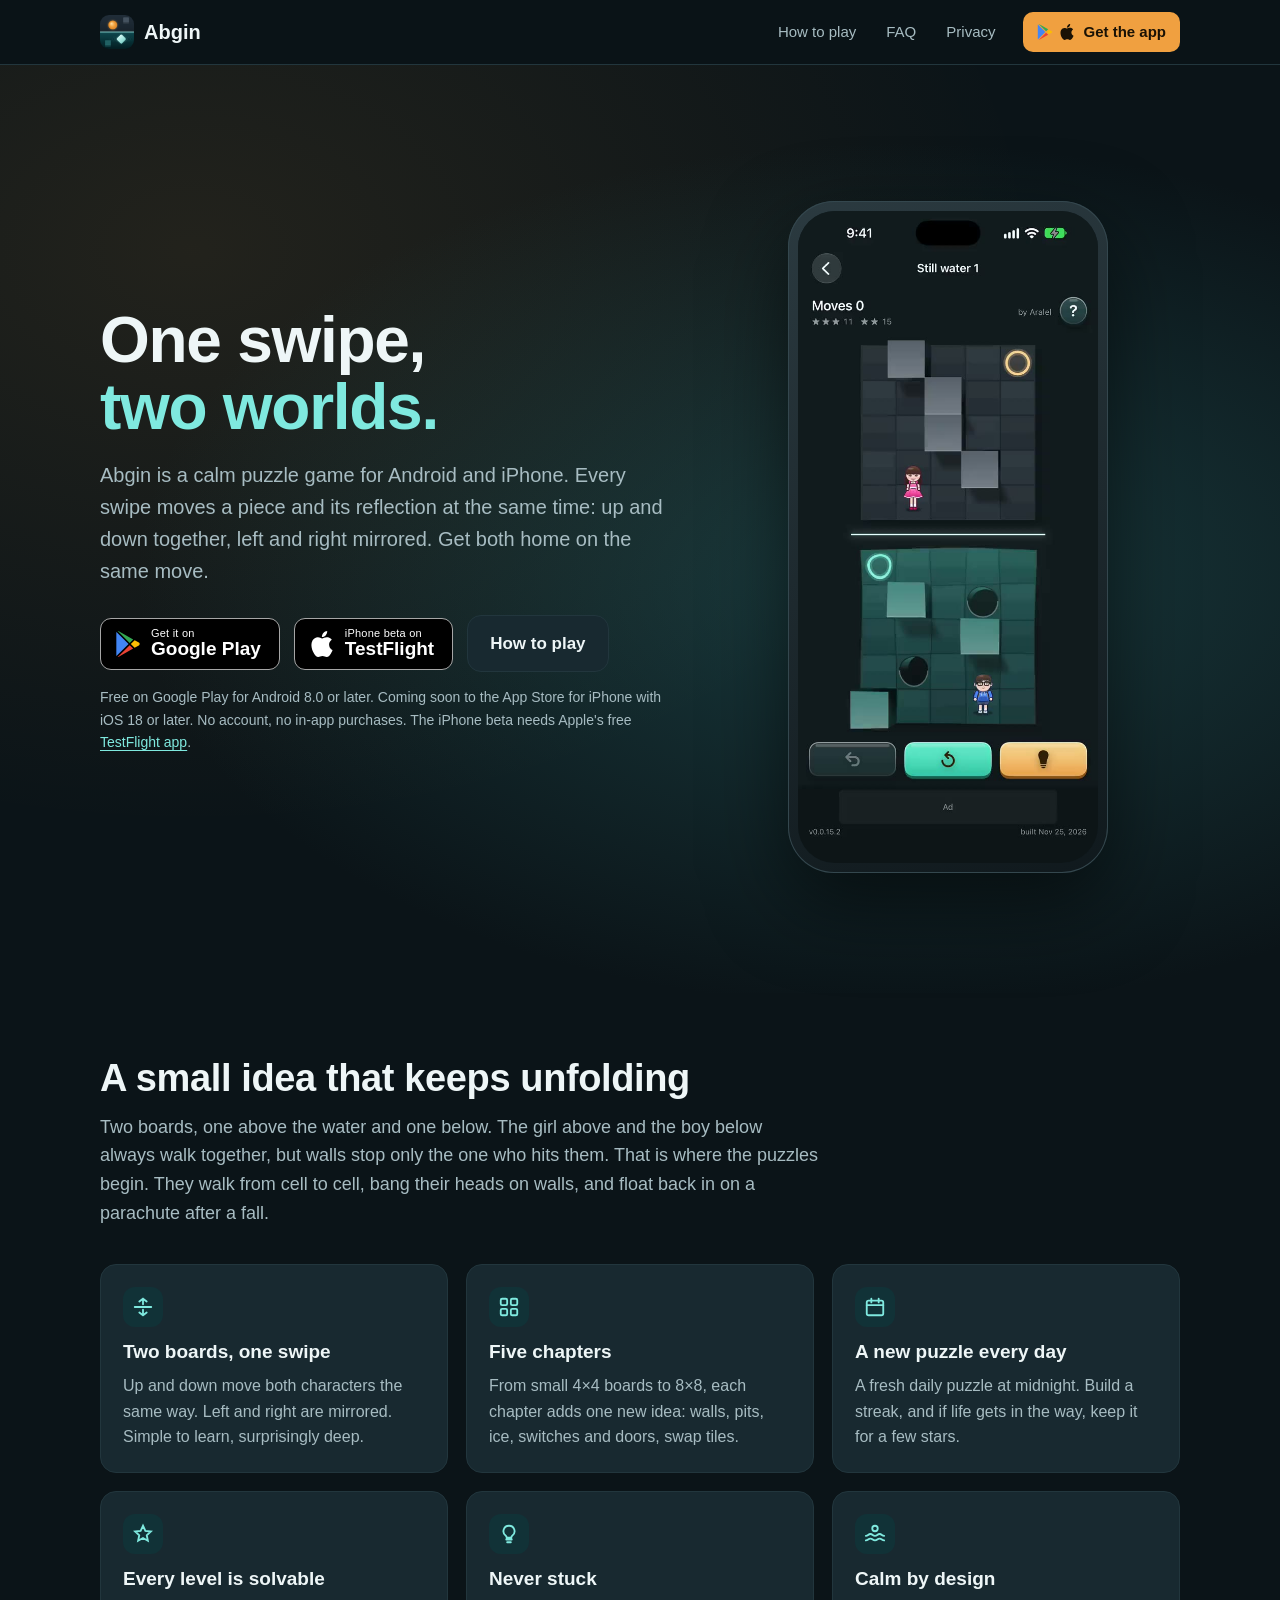
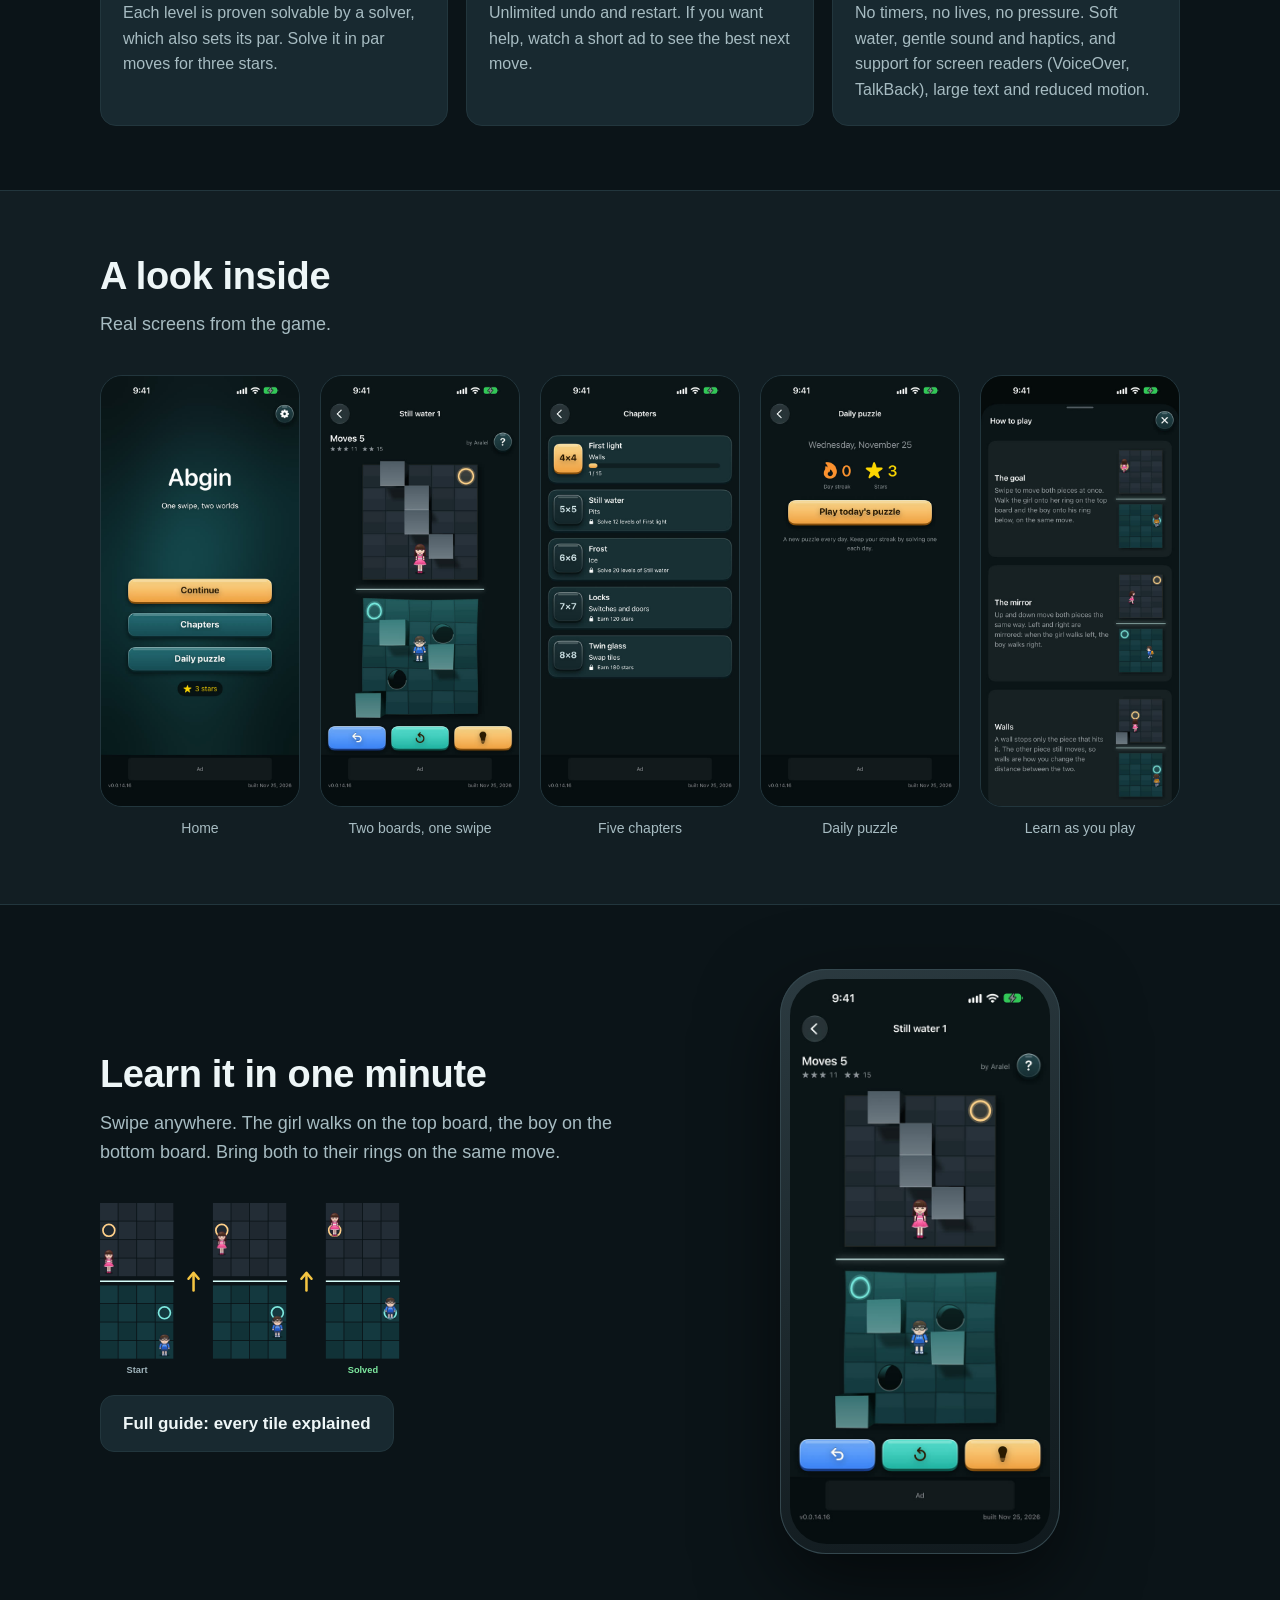
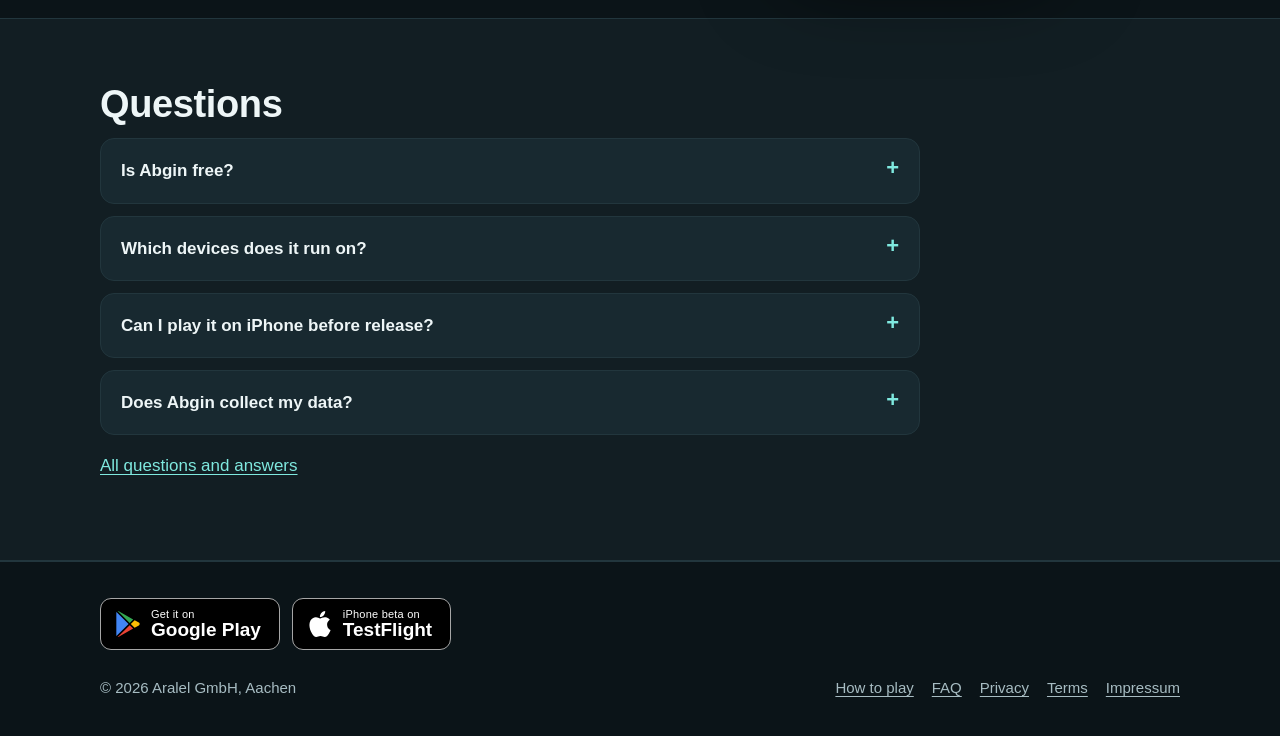
<file: index.html>
<!doctype html>
<html lang="en">
<head>
  <meta charset="utf-8">
  <meta name="viewport" content="width=device-width, initial-scale=1, viewport-fit=cover">
  <title>Abgin – One swipe, two worlds</title>
  <meta name="description" content="Abgin is a calm puzzle game for Android and iPhone. Every swipe moves a piece and its mirrored reflection at the same time. Get both home on the same move.">
  <meta name="theme-color" content="#0b1418">
  <!-- Social sharing: crawlers need absolute URLs. -->
  <meta property="og:type" content="website">
  <meta property="og:title" content="Abgin – One swipe, two worlds">
  <meta property="og:description" content="A calm mirror puzzle for Android and iPhone. Every swipe moves a piece and its reflection.">
  <meta property="og:image" content="https://abgin.aralel.com/assets/og-image.png">
  <meta name="twitter:card" content="summary_large_image">
  <!-- Android: Chrome has no meta-tag app banner; the Google Play button in the hero links to the store. -->
  <!-- After release: <meta name="apple-itunes-app" content="app-id=[APP STORE ID]"> shows Safari's app banner. -->
  <link rel="icon" href="assets/favicon-64.png" type="image/png">
  <link rel="apple-touch-icon" href="assets/apple-touch-icon.png">
  <link rel="stylesheet" href="style.css">
</head>
<body>
  <a class="skip-link" href="#main">Skip to content</a>
  <header class="site-header">
    <div class="wrap">
      <a class="brand" href="index.html"><img src="assets/icon-512.png" alt="" width="34" height="34">Abgin</a>
      <nav class="site-nav" aria-label="Main">
        <a href="how-to-play.html">How to play</a>
        <a href="faq.html">FAQ</a>
        <a href="privacy.html">Privacy</a>
      </nav>
      <a class="header-cta" href="index.html#download" data-store-link><svg class="logo-play" aria-hidden="true" viewBox="0 0 24 24" width="16" height="16"><path fill="#4285F4" d="M1.337.924a1.486 1.486 0 0 0-.112.568v21.017c0 .217.045.419.124.6l11.155-11.087z"/><path fill="#34A853" d="M13.544 10.989l3.258-3.238L3.45.195a1.466 1.466 0 0 0-.946-.179z"/><path fill="#FBBC04" d="M22.018 13.298l-3.919 2.218-3.515-3.493 3.543-3.521 3.891 2.202a1.49 1.49 0 0 1 0 2.594z"/><path fill="#EA4335" d="M13.544 13.056l-11 10.933c.298.036.612-.016.906-.183l13.324-7.54z"/></svg><svg class="logo-apple" aria-hidden="true" viewBox="0 0 24 24" width="16" height="16"><path fill="currentColor" d="M12.152 6.896c-.948 0-2.415-1.078-3.96-1.04-2.04.027-3.91 1.183-4.961 3.014-2.117 3.675-.546 9.103 1.519 12.09 1.013 1.454 2.208 3.09 3.792 3.039 1.52-.065 2.09-.987 3.935-.987 1.831 0 2.35.987 3.96.948 1.637-.026 2.676-1.48 3.676-2.948 1.156-1.688 1.636-3.325 1.662-3.415-.039-.013-3.182-1.221-3.22-4.857-.026-3.04 2.48-4.494 2.597-4.559-1.429-2.09-3.623-2.324-4.39-2.376-2-.156-3.675 1.09-4.61 1.09zM15.53 3.83c.843-1.012 1.4-2.427 1.245-3.83-1.207.052-2.662.805-3.532 1.818-.78.896-1.454 2.338-1.338 3.714 1.338.104 2.715-.688 3.625-1.701"/></svg><span>Get the app</span></a>
    </div>
  </header>

  <main id="main">
    <section class="hero" aria-labelledby="hero-title">
      <div class="wrap">
        <div>
          <h1 id="hero-title">One swipe,<br><span class="reflect">two worlds.</span></h1>
          <p class="lead">Abgin is a calm puzzle game for Android and iPhone. Every swipe moves a piece and its reflection at the same time: up and down together, left and right mirrored. Get both home on the same move.</p>
          <div class="cta-row" id="download">
            <a class="store-badge" target="_blank" rel="noopener noreferrer" href="https://play.google.com/store/apps/details?id=com.aralel.abgin"><svg class="logo-play" aria-hidden="true" viewBox="0 0 24 24" width="26" height="26"><path fill="#4285F4" d="M1.337.924a1.486 1.486 0 0 0-.112.568v21.017c0 .217.045.419.124.6l11.155-11.087z"/><path fill="#34A853" d="M13.544 10.989l3.258-3.238L3.45.195a1.466 1.466 0 0 0-.946-.179z"/><path fill="#FBBC04" d="M22.018 13.298l-3.919 2.218-3.515-3.493 3.543-3.521 3.891 2.202a1.49 1.49 0 0 1 0 2.594z"/><path fill="#EA4335" d="M13.544 13.056l-11 10.933c.298.036.612-.016.906-.183l13.324-7.54z"/></svg><span><small>Get it on</small>Google Play</span></a>
            <!-- After the iOS release, point this at the App Store page and change the text to "Download on the App Store". -->
            <a class="store-badge" target="_blank" rel="noopener noreferrer" href="https://testflight.apple.com/join/DgAMh4zm"><svg class="logo-apple" aria-hidden="true" viewBox="0 0 24 24" width="26" height="26"><path fill="currentColor" d="M12.152 6.896c-.948 0-2.415-1.078-3.96-1.04-2.04.027-3.91 1.183-4.961 3.014-2.117 3.675-.546 9.103 1.519 12.09 1.013 1.454 2.208 3.09 3.792 3.039 1.52-.065 2.09-.987 3.935-.987 1.831 0 2.35.987 3.96.948 1.637-.026 2.676-1.48 3.676-2.948 1.156-1.688 1.636-3.325 1.662-3.415-.039-.013-3.182-1.221-3.22-4.857-.026-3.04 2.48-4.494 2.597-4.559-1.429-2.09-3.623-2.324-4.39-2.376-2-.156-3.675 1.09-4.61 1.09zM15.53 3.83c.843-1.012 1.4-2.427 1.245-3.83-1.207.052-2.662.805-3.532 1.818-.78.896-1.454 2.338-1.338 3.714 1.338.104 2.715-.688 3.625-1.701"/></svg><span><small>iPhone beta on</small>TestFlight</span></a>
            <a class="button button-secondary" href="how-to-play.html">How to play</a>
          </div>
          <p class="note">Free on Google Play for Android 8.0 or later. Coming soon to the App Store for iPhone with iOS 18 or later.
            No account, no in-app purchases. The iPhone beta needs Apple's free <a target="_blank" rel="noopener noreferrer" href="https://apps.apple.com/app/testflight/id899247664">TestFlight app</a>.</p>
        </div>
        <div class="phone">
          <video data-motion autoplay muted loop playsinline preload="metadata" poster="assets/gameplay-poster.jpg"
                 width="590" height="1282" aria-label="A complete level, Still water 1, solved in 11 swipes: each swipe makes the girl on the stone board and the boy on the water board walk together, the boy steers around the pits, both reach their rings on the same move and the Solved card shows three stars.">
            <source src="assets/gameplay.mp4" type="video/mp4">
          </video>
        </div>
      </div>
    </section>

    <section aria-labelledby="features-title">
      <div class="wrap">
        <h2 class="section-title" id="features-title">A small idea that keeps unfolding</h2>
        <p class="section-intro">Two boards, one above the water and one below. The girl above and the boy below always walk together, but walls stop only the one who hits them. That is where the puzzles begin. They walk from cell to cell, bang their heads on walls, and float back in on a parachute after a fall.</p>
        <div class="features">
          <article class="feature">
            <div class="icon" aria-hidden="true"><svg viewBox="0 0 24 24" fill="none" stroke="currentColor" stroke-width="2" stroke-linecap="round"><path d="M3 12h18M12 3v6M12 15v6M8 6l4-3 4 3M8 18l4 3 4-3"/></svg></div>
            <h3>Two boards, one swipe</h3>
            <p>Up and down move both characters the same way. Left and right are mirrored. Simple to learn, surprisingly deep.</p>
          </article>
          <article class="feature">
            <div class="icon" aria-hidden="true"><svg viewBox="0 0 24 24" fill="none" stroke="currentColor" stroke-width="2" stroke-linecap="round"><rect x="3" y="3" width="7" height="7" rx="1.5"/><rect x="14" y="3" width="7" height="7" rx="1.5"/><rect x="3" y="14" width="7" height="7" rx="1.5"/><rect x="14" y="14" width="7" height="7" rx="1.5"/></svg></div>
            <h3>Five chapters</h3>
            <p>From small 4×4 boards to 8×8, each chapter adds one new idea: walls, pits, ice, switches and doors, swap tiles.</p>
          </article>
          <article class="feature">
            <div class="icon" aria-hidden="true"><svg viewBox="0 0 24 24" fill="none" stroke="currentColor" stroke-width="2" stroke-linecap="round"><rect x="3" y="5" width="18" height="16" rx="2"/><path d="M3 10h18M8 3v4M16 3v4"/></svg></div>
            <h3>A new puzzle every day</h3>
            <p>A fresh daily puzzle at midnight. Build a streak, and if life gets in the way, keep it for a few stars.</p>
          </article>
          <article class="feature">
            <div class="icon" aria-hidden="true"><svg viewBox="0 0 24 24" fill="none" stroke="currentColor" stroke-width="2" stroke-linecap="round"><path d="M12 3l2.6 5.6 6 .7-4.5 4.1 1.2 6L12 16.4 6.7 19.4l1.2-6L3.4 9.3l6-.7z"/></svg></div>
            <h3>Every level is solvable</h3>
            <p>Each level is proven solvable by a solver, which also sets its par. Solve it in par moves for three stars.</p>
          </article>
          <article class="feature">
            <div class="icon" aria-hidden="true"><svg viewBox="0 0 24 24" fill="none" stroke="currentColor" stroke-width="2" stroke-linecap="round"><path d="M9 18h6M10 21h4M12 3a6 6 0 0 0-3.5 10.9c.6.5 1 1.2 1 2.1h5c0-.9.4-1.6 1-2.1A6 6 0 0 0 12 3z"/></svg></div>
            <h3>Never stuck</h3>
            <p>Unlimited undo and restart. If you want help, watch a short ad to see the best next move.</p>
          </article>
          <article class="feature">
            <div class="icon" aria-hidden="true"><svg viewBox="0 0 24 24" fill="none" stroke="currentColor" stroke-width="2" stroke-linecap="round"><path d="M2 14c2.5 0 2.5-2 5-2s2.5 2 5 2 2.5-2 5-2 2.5 2 5 2M2 19c2.5 0 2.5-2 5-2s2.5 2 5 2 2.5-2 5-2 2.5 2 5 2"/><circle cx="12" cy="6" r="3"/></svg></div>
            <h3>Calm by design</h3>
            <p>No timers, no lives, no pressure. Soft water, gentle sound and haptics, and support for screen readers (VoiceOver, TalkBack), large text and reduced motion.</p>
          </article>
        </div>
      </div>
    </section>

    <section class="alt" aria-labelledby="screens-title">
      <div class="wrap">
        <h2 class="section-title" id="screens-title">A look inside</h2>
        <p class="section-intro">Real screens from the game.</p>
        <div class="gallery">
          <figure><img src="assets/screen-home.jpg" width="590" height="1282" loading="lazy" alt="Home screen with raised gold and teal Continue, Chapters and Daily puzzle buttons over a teal water background."><figcaption>Home</figcaption></figure>
          <figure><img src="assets/screen-play.jpg" width="590" height="1282" loading="lazy" alt="A level in play: the girl on the stone board above, the boy on the teal board below the waterline, with walls and pits, and the blue, teal and gold Undo, Restart and Hint buttons."><figcaption>Two boards, one swipe</figcaption></figure>
          <figure><img src="assets/screen-chapters.jpg" width="590" height="1282" loading="lazy" alt="The five chapters, from 4×4 First light to 8×8 Twin glass."><figcaption>Five chapters</figcaption></figure>
          <figure><img src="assets/screen-daily.jpg" width="590" height="1282" loading="lazy" alt="The daily puzzle screen with the day streak and star count."><figcaption>Daily puzzle</figcaption></figure>
          <figure><img src="assets/screen-help.jpg" width="590" height="1282" loading="lazy" alt="The in-game How to play sheet with animated examples."><figcaption>Learn as you play</figcaption></figure>
        </div>
      </div>
    </section>

    <section aria-labelledby="learn-title">
      <div class="wrap split">
        <div>
          <h2 class="section-title" id="learn-title">Learn it in one minute</h2>
          <p class="section-intro">Swipe anywhere. The girl walks on the top board, the boy on the bottom board. Bring both to their rings on the same move.</p>
          <img src="assets/demo-goal.svg" alt="Start, then two swipes up: both pieces reach their rings and the level is solved." width="300">
          <p><a class="button button-secondary" href="how-to-play.html">Full guide: every tile explained</a></p>
        </div>
        <div class="phone"><img src="assets/screen-play.jpg" width="590" height="1282" loading="lazy" alt="A level in play."></div>
      </div>
    </section>

    <section class="alt" aria-labelledby="faq-title">
      <div class="wrap">
        <h2 class="section-title" id="faq-title">Questions</h2>
        <div class="faq">
          <details><summary>Is Abgin free?</summary><p>Yes. Abgin is free to download and play. A small banner ad at the bottom of the screen keeps it free, and there are no in-app purchases.</p></details>
          <details><summary>Which devices does it run on?</summary><p>Android phones and tablets with Android 8.0 or later, from <a target="_blank" rel="noopener noreferrer" href="https://play.google.com/store/apps/details?id=com.aralel.abgin">Google Play</a>. iPhone with iOS 18 or later, coming soon to the App Store.</p></details>
          <details><summary>Can I play it on iPhone before release?</summary><p>Yes. Join the public beta on <a target="_blank" rel="noopener noreferrer" href="https://testflight.apple.com/join/DgAMh4zm">TestFlight</a>: install Apple's free TestFlight app, open the link on your iPhone and tap Accept. Beta builds expire after 90 days; TestFlight offers each new one.</p></details>
          <details><summary>Does Abgin collect my data?</summary><p>There is no account and no analytics. Ads come from Google, only with your consent where the law requires it, and you can change your choices in Settings. Read the <a href="privacy.html">privacy policy</a>.</p></details>
        </div>
        <p><a href="faq.html">All questions and answers</a></p>
      </div>
    </section>
  </main>

  <footer class="site-footer">
    <div class="wrap">
      <div class="footer-stores" aria-label="Download Abgin" role="group">
        <a class="store-badge" target="_blank" rel="noopener noreferrer" href="https://play.google.com/store/apps/details?id=com.aralel.abgin"><svg class="logo-play" aria-hidden="true" viewBox="0 0 24 24" width="26" height="26"><path fill="#4285F4" d="M1.337.924a1.486 1.486 0 0 0-.112.568v21.017c0 .217.045.419.124.6l11.155-11.087z"/><path fill="#34A853" d="M13.544 10.989l3.258-3.238L3.45.195a1.466 1.466 0 0 0-.946-.179z"/><path fill="#FBBC04" d="M22.018 13.298l-3.919 2.218-3.515-3.493 3.543-3.521 3.891 2.202a1.49 1.49 0 0 1 0 2.594z"/><path fill="#EA4335" d="M13.544 13.056l-11 10.933c.298.036.612-.016.906-.183l13.324-7.54z"/></svg><span><small>Get it on</small>Google Play</span></a>
        <!-- After the iOS release, point this at the App Store page and change the text to "Download on the App Store". -->
        <a class="store-badge" target="_blank" rel="noopener noreferrer" href="https://testflight.apple.com/join/DgAMh4zm"><svg class="logo-apple" aria-hidden="true" viewBox="0 0 24 24" width="26" height="26"><path fill="currentColor" d="M12.152 6.896c-.948 0-2.415-1.078-3.96-1.04-2.04.027-3.91 1.183-4.961 3.014-2.117 3.675-.546 9.103 1.519 12.09 1.013 1.454 2.208 3.09 3.792 3.039 1.52-.065 2.09-.987 3.935-.987 1.831 0 2.35.987 3.96.948 1.637-.026 2.676-1.48 3.676-2.948 1.156-1.688 1.636-3.325 1.662-3.415-.039-.013-3.182-1.221-3.22-4.857-.026-3.04 2.48-4.494 2.597-4.559-1.429-2.09-3.623-2.324-4.39-2.376-2-.156-3.675 1.09-4.61 1.09zM15.53 3.83c.843-1.012 1.4-2.427 1.245-3.83-1.207.052-2.662.805-3.532 1.818-.78.896-1.454 2.338-1.338 3.714 1.338.104 2.715-.688 3.625-1.701"/></svg><span><small>iPhone beta on</small>TestFlight</span></a>
      </div>
      <span>© 2026 Aralel GmbH, Aachen</span>
      <nav class="footer-links" aria-label="Legal">
        <a href="how-to-play.html">How to play</a>
        <a href="faq.html">FAQ</a>
        <a href="privacy.html">Privacy</a>
        <a href="terms.html">Terms</a>
        <a href="impressum.html">Impressum</a>
      </nav>
    </div>
  </footer>
  <script src="site.js" defer></script>
</body>
</html>
</file>
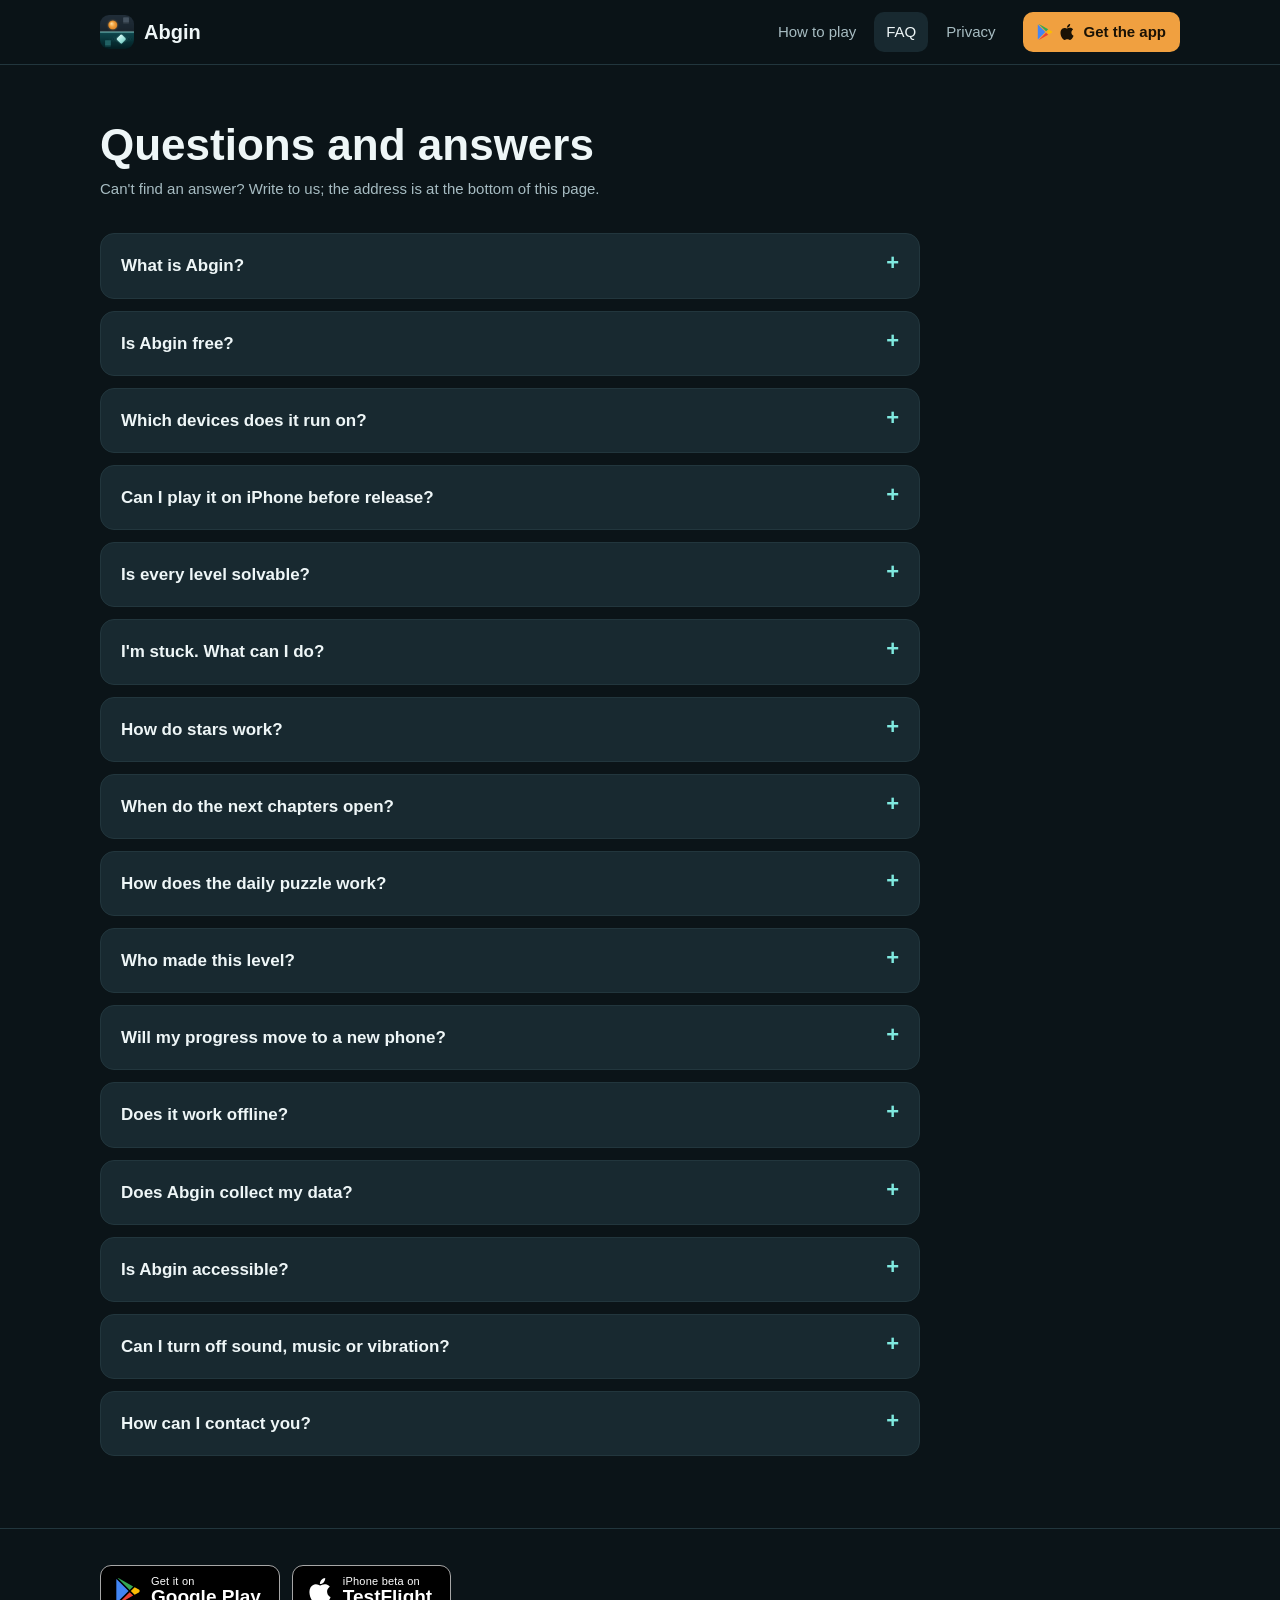
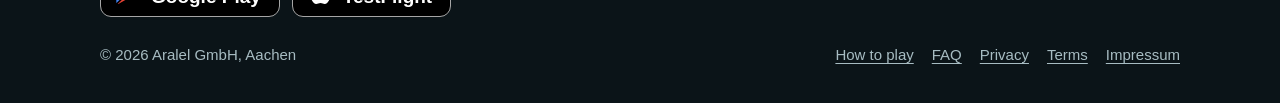
<file: faq.html>
<!doctype html>
<html lang="en">
<head>
  <meta charset="utf-8">
  <meta name="viewport" content="width=device-width, initial-scale=1, viewport-fit=cover">
  <title>Abgin – Questions and answers</title>
  <meta name="description" content="Answers about Abgin: price, devices, stars, chapters, the daily puzzle, moving progress, privacy and accessibility.">
  <meta name="theme-color" content="#0b1418">
  <link rel="icon" href="assets/favicon-64.png" type="image/png">
  <link rel="apple-touch-icon" href="assets/apple-touch-icon.png">
  <link rel="stylesheet" href="style.css">
</head>
<body>
  <a class="skip-link" href="#main">Skip to content</a>
  <header class="site-header">
    <div class="wrap">
      <a class="brand" href="index.html"><img src="assets/icon-512.png" alt="" width="34" height="34">Abgin</a>
      <nav class="site-nav" aria-label="Main">
        <a href="how-to-play.html">How to play</a>
        <a href="faq.html" aria-current="page">FAQ</a>
        <a href="privacy.html">Privacy</a>
      </nav>
      <a class="header-cta" href="index.html#download" data-store-link><svg class="logo-play" aria-hidden="true" viewBox="0 0 24 24" width="16" height="16"><path fill="#4285F4" d="M1.337.924a1.486 1.486 0 0 0-.112.568v21.017c0 .217.045.419.124.6l11.155-11.087z"/><path fill="#34A853" d="M13.544 10.989l3.258-3.238L3.45.195a1.466 1.466 0 0 0-.946-.179z"/><path fill="#FBBC04" d="M22.018 13.298l-3.919 2.218-3.515-3.493 3.543-3.521 3.891 2.202a1.49 1.49 0 0 1 0 2.594z"/><path fill="#EA4335" d="M13.544 13.056l-11 10.933c.298.036.612-.016.906-.183l13.324-7.54z"/></svg><svg class="logo-apple" aria-hidden="true" viewBox="0 0 24 24" width="16" height="16"><path fill="currentColor" d="M12.152 6.896c-.948 0-2.415-1.078-3.96-1.04-2.04.027-3.91 1.183-4.961 3.014-2.117 3.675-.546 9.103 1.519 12.09 1.013 1.454 2.208 3.09 3.792 3.039 1.52-.065 2.09-.987 3.935-.987 1.831 0 2.35.987 3.96.948 1.637-.026 2.676-1.48 3.676-2.948 1.156-1.688 1.636-3.325 1.662-3.415-.039-.013-3.182-1.221-3.22-4.857-.026-3.04 2.48-4.494 2.597-4.559-1.429-2.09-3.623-2.324-4.39-2.376-2-.156-3.675 1.09-4.61 1.09zM15.53 3.83c.843-1.012 1.4-2.427 1.245-3.83-1.207.052-2.662.805-3.532 1.818-.78.896-1.454 2.338-1.338 3.714 1.338.104 2.715-.688 3.625-1.701"/></svg><span>Get the app</span></a>
    </div>
  </header>

  <main id="main" class="page">
    <div class="wrap">
      <h1>Questions and answers</h1>
      <p class="updated">Can't find an answer? Write to us; the address is at the bottom of this page.</p>
      <div class="faq">
        <details><summary>What is Abgin?</summary><p>A calm puzzle game for Android and iPhone. Every swipe moves two characters: a girl in a pink dress on the top board and her reflection, a boy with glasses and an orange backpack, on the board below the water. Up and down move both the same way, left and right are mirrored. You win when both reach their rings on the same move. <a href="how-to-play.html">How to play</a></p></details>
        <details><summary>Is Abgin free?</summary><p>Yes. Abgin is free to download and play, with a small banner ad at the bottom of the screen. There are no in-app purchases, no subscriptions and no currencies.</p></details>
        <details><summary>Which devices does it run on?</summary><p>Android phones, tablets and foldables with Android 8.0 or later: get it on <a target="_blank" rel="noopener noreferrer" href="https://play.google.com/store/apps/details?id=com.aralel.abgin">Google Play</a>. On tablets and in landscape the two boards sit side by side. iPhone with iOS 18 or later: coming soon to the App Store.</p></details>
        <details><summary>Can I play it on iPhone before release?</summary><p>Yes. Join the public beta on <a target="_blank" rel="noopener noreferrer" href="https://testflight.apple.com/join/DgAMh4zm">TestFlight</a>: install Apple's free <a target="_blank" rel="noopener noreferrer" href="https://apps.apple.com/app/testflight/id899247664">TestFlight app</a>, open the link on your iPhone and tap Accept. Beta builds expire after 90 days; TestFlight offers each new one. Feedback and screenshots you send from TestFlight reach us directly.</p></details>
        <details><summary>Is every level solvable?</summary><p>Yes. Every level is checked by a solver that tries every possible sequence of swipes. The solver also sets each level's par: the fewest moves that solve it.</p></details>
        <details><summary>I'm stuck. What can I do?</summary><p>Undo as many moves as you like, or restart; a restart can be undone too. For a nudge, tap the light bulb: after a short ad, an arrow shows the best next move. If no ad is available, the hint is free.</p></details>
        <details><summary>How do stars work?</summary><p>Solve a level in par moves for three stars, within about a third more moves for two, and any solve earns one. A hint does not cost you stars.</p></details>
        <details><summary>When do the next chapters open?</summary><ul><li>Still water: solve 12 levels of First light.</li><li>Frost: solve 20 levels of Still water.</li><li>Locks: earn 120 stars.</li><li>Twin glass: earn 180 stars.</li></ul><p>Inside a chapter, the next three unsolved levels are always open, so one hard level never blocks you.</p></details>
        <details><summary>How does the daily puzzle work?</summary><p>After 12 levels of First light, a new puzzle appears every day at midnight, your local time. Solve one each day to build a streak. If you miss one or two days, you can keep your streak for 5 stars; after three missed days it starts again.</p></details>
        <details><summary>Who made this level?</summary><p>Every level shows its creator while you play, like "by Aralel".</p></details>
        <details><summary>Will my progress move to a new phone?</summary><p>Yes. On iPhone, turn on iCloud for Abgin: your stars, solved levels and streak sync through your own iCloud account, and progress from two devices is combined, keeping the best result for each level. On Android, your progress is part of your Google account backup if backup is turned on, so a reinstall or a new phone restores it. Progress does not move between Android and iPhone.</p></details>
        <details><summary>Does it work offline?</summary><p>Yes. Everything works without a connection. Ads need one; without an ad, hints are free.</p></details>
        <details><summary>Does Abgin collect my data?</summary><p>There is no account and no analytics. Ads come from Google AdMob: where the law requires it, Google's consent form asks for your choices first, and you can change them any time in Settings → Privacy options. If the app crashes, a technical error report without personal details helps us fix it. Details in the <a href="privacy.html">privacy policy</a>.</p></details>
        <details><summary>Is Abgin accessible?</summary><p>The game supports VoiceOver on iPhone and TalkBack on Android (move with the four direction actions instead of swiping), large text, and Reduce Motion on iPhone or Remove animations on Android. The two characters differ in looks and build, not only in colour, and doors and switches are paired by letter.</p></details>
        <details><summary>Can I turn off sound, music or vibration?</summary><p>Yes, in Settings. On iPhone, Abgin also follows the silent switch; on both, it plays alongside your own music.</p></details>
        <details><summary>How can I contact you?</summary><p>Write to <a href="mailto:support@aralel.com">support@aralel.com</a>. We read every message.</p></details>
      </div>
    </div>
  </main>

  <footer class="site-footer">
    <div class="wrap">
      <div class="footer-stores" aria-label="Download Abgin" role="group">
        <a class="store-badge" target="_blank" rel="noopener noreferrer" href="https://play.google.com/store/apps/details?id=com.aralel.abgin"><svg class="logo-play" aria-hidden="true" viewBox="0 0 24 24" width="26" height="26"><path fill="#4285F4" d="M1.337.924a1.486 1.486 0 0 0-.112.568v21.017c0 .217.045.419.124.6l11.155-11.087z"/><path fill="#34A853" d="M13.544 10.989l3.258-3.238L3.45.195a1.466 1.466 0 0 0-.946-.179z"/><path fill="#FBBC04" d="M22.018 13.298l-3.919 2.218-3.515-3.493 3.543-3.521 3.891 2.202a1.49 1.49 0 0 1 0 2.594z"/><path fill="#EA4335" d="M13.544 13.056l-11 10.933c.298.036.612-.016.906-.183l13.324-7.54z"/></svg><span><small>Get it on</small>Google Play</span></a>
        <!-- After the iOS release, point this at the App Store page and change the text to "Download on the App Store". -->
        <a class="store-badge" target="_blank" rel="noopener noreferrer" href="https://testflight.apple.com/join/DgAMh4zm"><svg class="logo-apple" aria-hidden="true" viewBox="0 0 24 24" width="26" height="26"><path fill="currentColor" d="M12.152 6.896c-.948 0-2.415-1.078-3.96-1.04-2.04.027-3.91 1.183-4.961 3.014-2.117 3.675-.546 9.103 1.519 12.09 1.013 1.454 2.208 3.09 3.792 3.039 1.52-.065 2.09-.987 3.935-.987 1.831 0 2.35.987 3.96.948 1.637-.026 2.676-1.48 3.676-2.948 1.156-1.688 1.636-3.325 1.662-3.415-.039-.013-3.182-1.221-3.22-4.857-.026-3.04 2.48-4.494 2.597-4.559-1.429-2.09-3.623-2.324-4.39-2.376-2-.156-3.675 1.09-4.61 1.09zM15.53 3.83c.843-1.012 1.4-2.427 1.245-3.83-1.207.052-2.662.805-3.532 1.818-.78.896-1.454 2.338-1.338 3.714 1.338.104 2.715-.688 3.625-1.701"/></svg><span><small>iPhone beta on</small>TestFlight</span></a>
      </div>
      <span>© 2026 Aralel GmbH, Aachen</span>
      <nav class="footer-links" aria-label="Legal">
        <a href="how-to-play.html">How to play</a>
        <a href="faq.html">FAQ</a>
        <a href="privacy.html">Privacy</a>
        <a href="terms.html">Terms</a>
        <a href="impressum.html">Impressum</a>
      </nav>
    </div>
  </footer>
  <script src="site.js" defer></script>
</body>
</html>
</file>
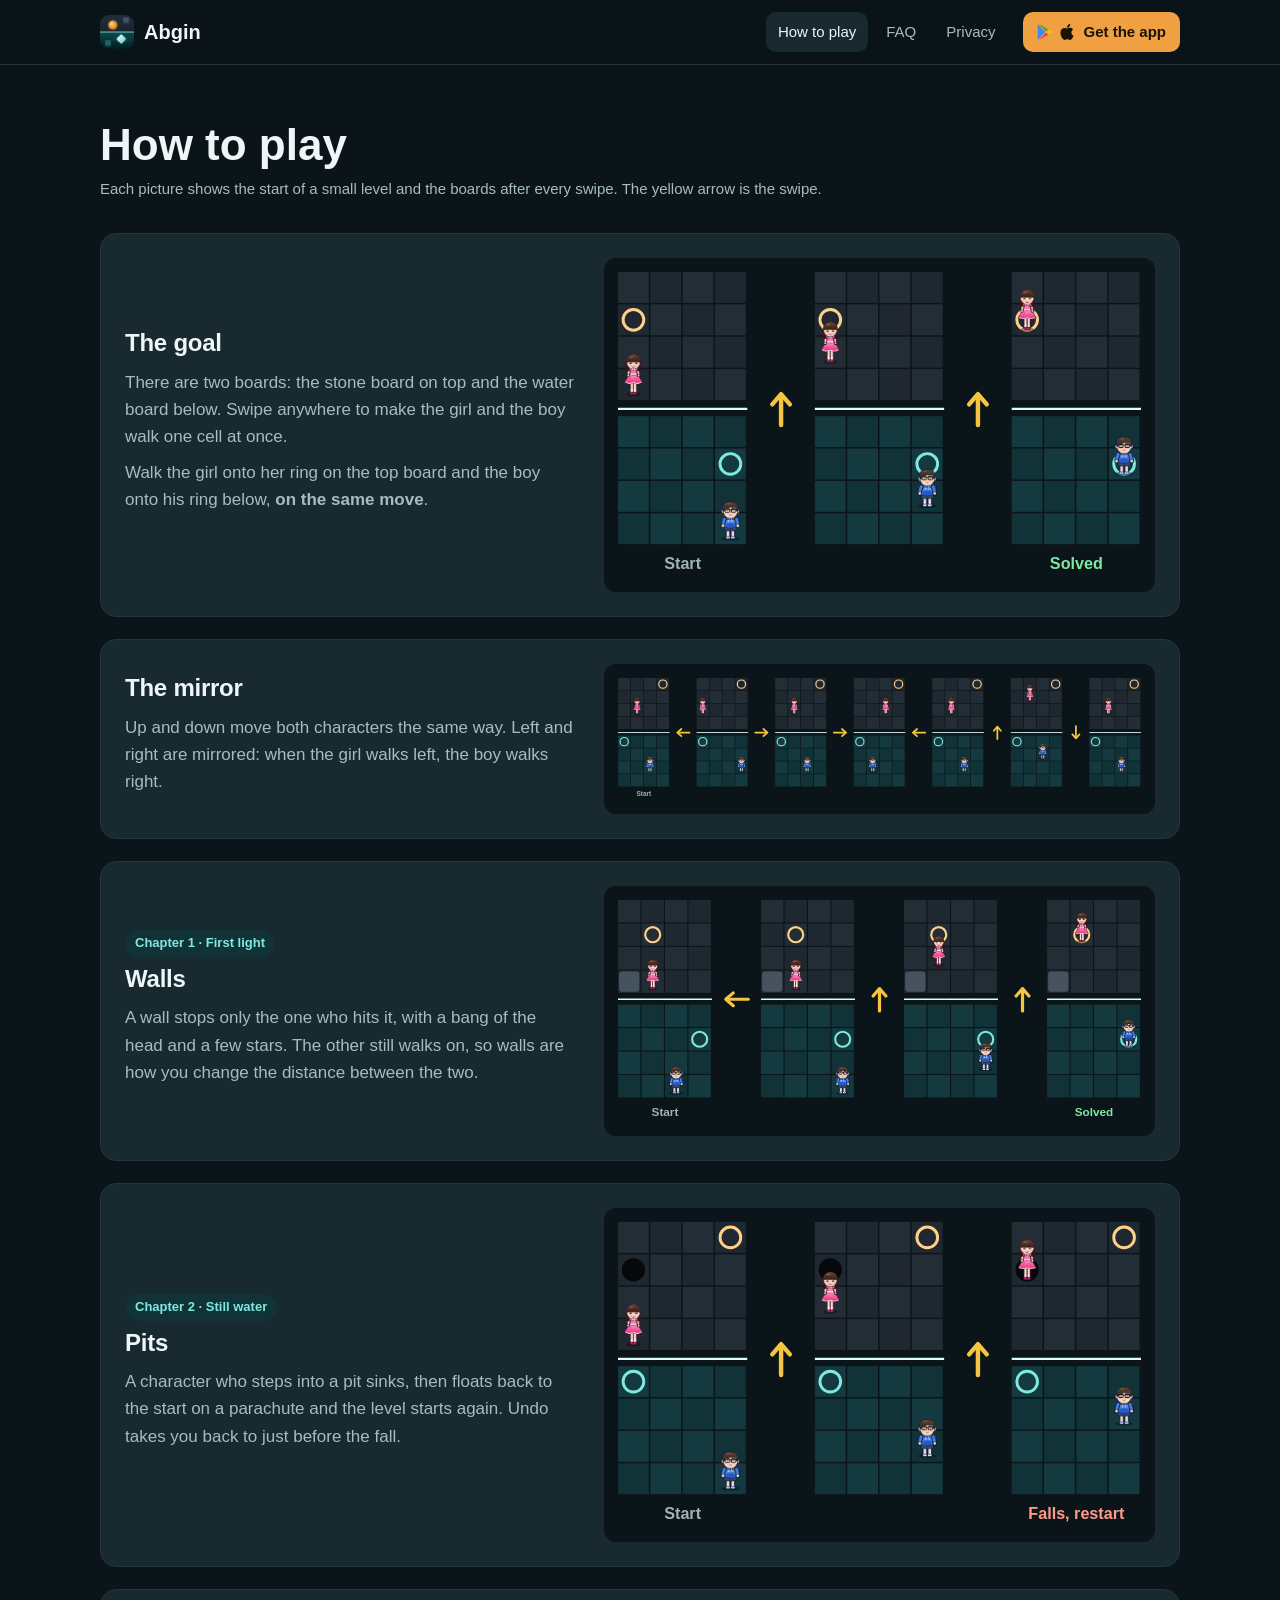
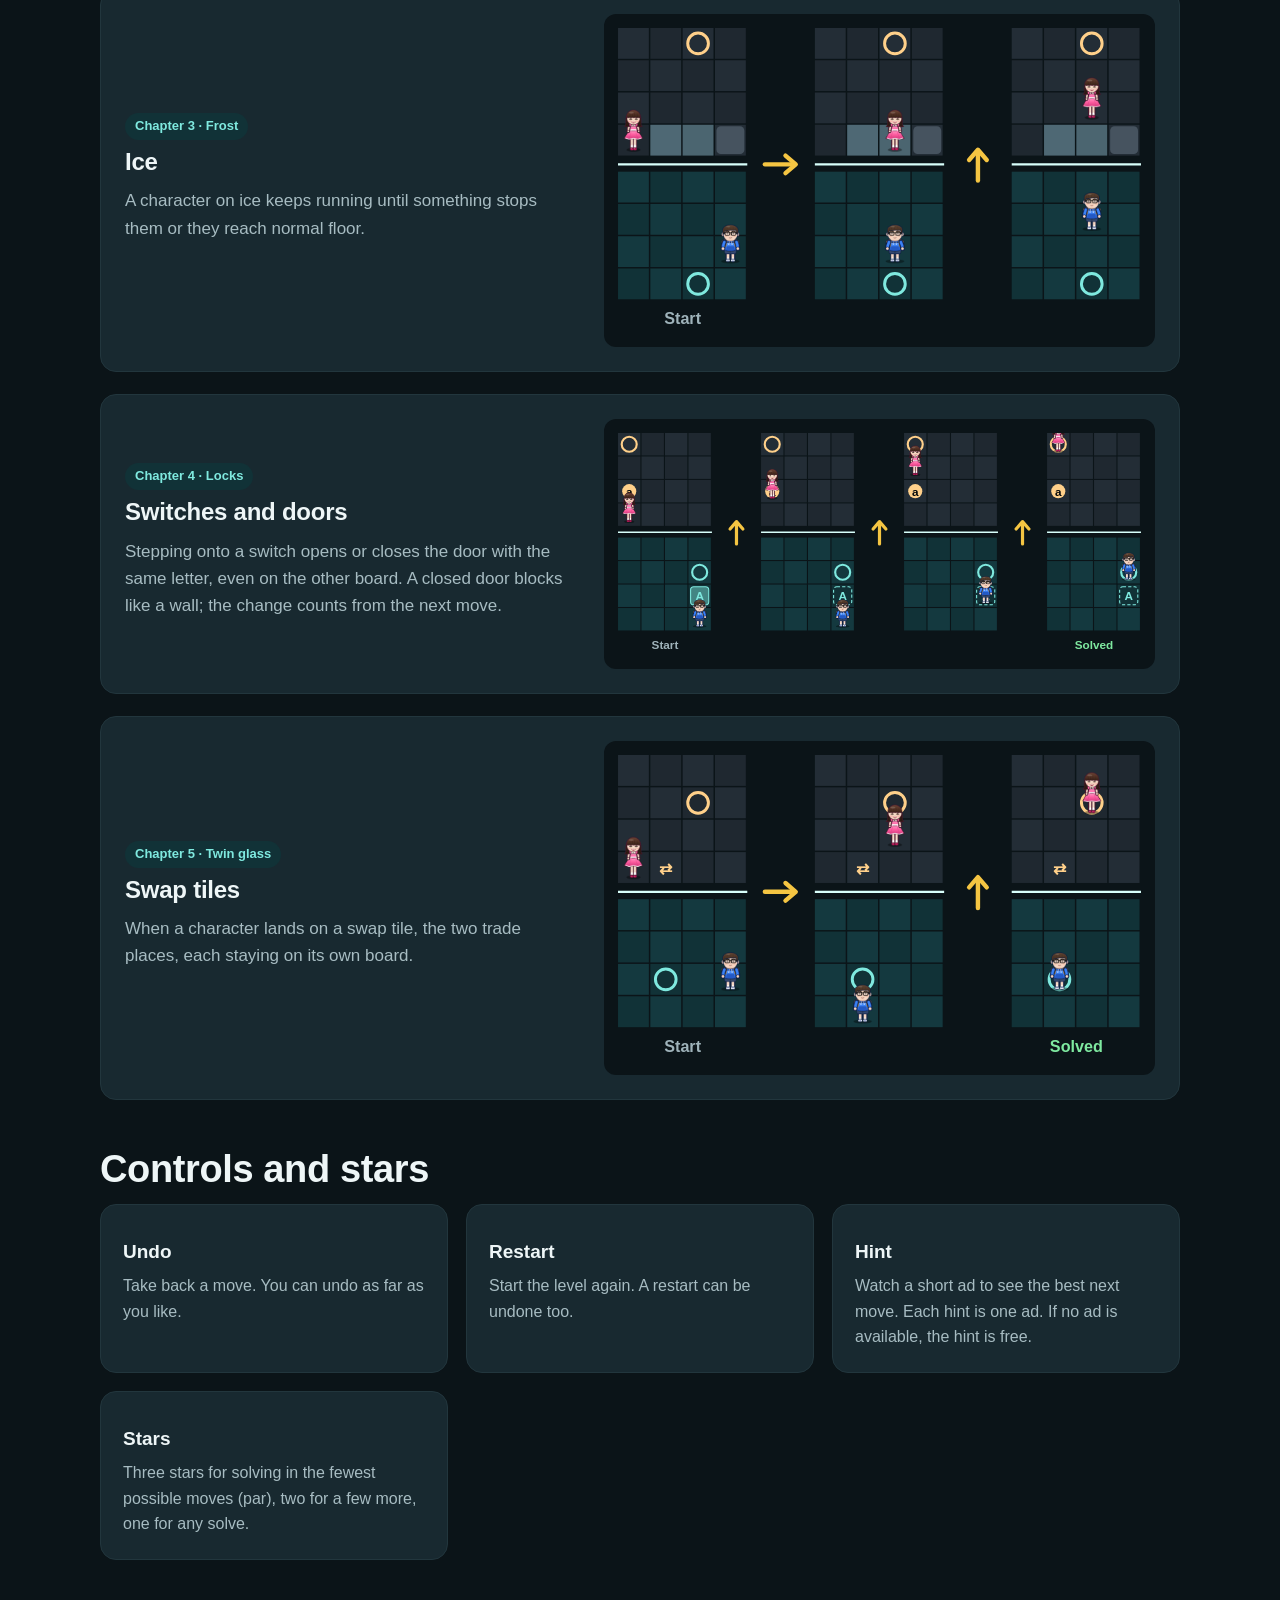
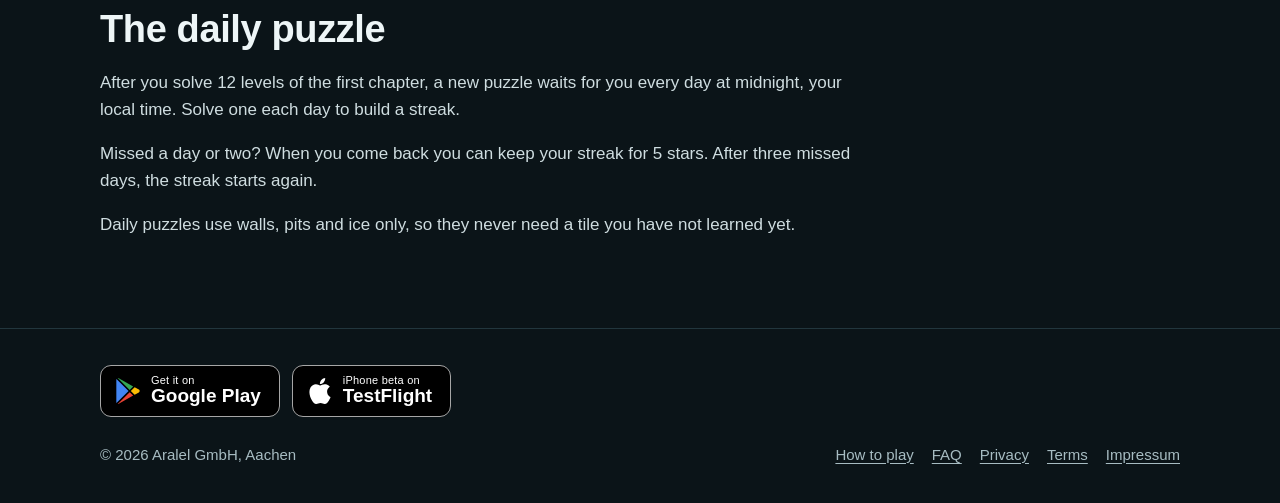
<file: how-to-play.html>
<!doctype html>
<html lang="en">
<head>
  <meta charset="utf-8">
  <meta name="viewport" content="width=device-width, initial-scale=1, viewport-fit=cover">
  <title>How to play Abgin</title>
  <meta name="description" content="The rules of Abgin, step by step: the mirror, walls, pits, ice, switches and doors, swap tiles, stars and the daily puzzle.">
  <meta name="theme-color" content="#0b1418">
  <link rel="icon" href="assets/favicon-64.png" type="image/png">
  <link rel="apple-touch-icon" href="assets/apple-touch-icon.png">
  <link rel="stylesheet" href="style.css">
</head>
<body>
  <a class="skip-link" href="#main">Skip to content</a>
  <header class="site-header">
    <div class="wrap">
      <a class="brand" href="index.html"><img src="assets/icon-512.png" alt="" width="34" height="34">Abgin</a>
      <nav class="site-nav" aria-label="Main">
        <a href="how-to-play.html" aria-current="page">How to play</a>
        <a href="faq.html">FAQ</a>
        <a href="privacy.html">Privacy</a>
      </nav>
      <a class="header-cta" href="index.html#download" data-store-link><svg class="logo-play" aria-hidden="true" viewBox="0 0 24 24" width="16" height="16"><path fill="#4285F4" d="M1.337.924a1.486 1.486 0 0 0-.112.568v21.017c0 .217.045.419.124.6l11.155-11.087z"/><path fill="#34A853" d="M13.544 10.989l3.258-3.238L3.45.195a1.466 1.466 0 0 0-.946-.179z"/><path fill="#FBBC04" d="M22.018 13.298l-3.919 2.218-3.515-3.493 3.543-3.521 3.891 2.202a1.49 1.49 0 0 1 0 2.594z"/><path fill="#EA4335" d="M13.544 13.056l-11 10.933c.298.036.612-.016.906-.183l13.324-7.54z"/></svg><svg class="logo-apple" aria-hidden="true" viewBox="0 0 24 24" width="16" height="16"><path fill="currentColor" d="M12.152 6.896c-.948 0-2.415-1.078-3.96-1.04-2.04.027-3.91 1.183-4.961 3.014-2.117 3.675-.546 9.103 1.519 12.09 1.013 1.454 2.208 3.09 3.792 3.039 1.52-.065 2.09-.987 3.935-.987 1.831 0 2.35.987 3.96.948 1.637-.026 2.676-1.48 3.676-2.948 1.156-1.688 1.636-3.325 1.662-3.415-.039-.013-3.182-1.221-3.22-4.857-.026-3.04 2.48-4.494 2.597-4.559-1.429-2.09-3.623-2.324-4.39-2.376-2-.156-3.675 1.09-4.61 1.09zM15.53 3.83c.843-1.012 1.4-2.427 1.245-3.83-1.207.052-2.662.805-3.532 1.818-.78.896-1.454 2.338-1.338 3.714 1.338.104 2.715-.688 3.625-1.701"/></svg><span>Get the app</span></a>
    </div>
  </header>

  <main id="main" class="page">
    <div class="wrap">
      <h1>How to play</h1>
      <p class="updated">Each picture shows the start of a small level and the boards after every swipe. The yellow arrow is the swipe.</p>

      <div class="rules">
        <article class="rule">
          <div>
            <h2 class="section-title" style="font-size:24px">The goal</h2>
            <p>There are two boards: the stone board on top and the water board below. Swipe anywhere to make the girl and the boy walk one cell at once.</p>
            <p>Walk the girl onto her ring on the top board and the boy onto his ring below, <strong>on the same move</strong>.</p>
          </div>
          <div class="strip"><img src="assets/demo-goal.svg" alt="Start; swipe up; swipe up: the girl and the boy reach their rings at the same time and the level is solved."></div>
        </article>

        <article class="rule">
          <div>
            <h2 class="section-title" style="font-size:24px">The mirror</h2>
            <p>Up and down move both characters the same way. Left and right are mirrored: when the girl walks left, the boy walks right.</p>
          </div>
          <div class="strip"><img src="assets/demo-mirror.svg" alt="Six swipes: left, right, right, left, up, down. On left and right the girl and the boy walk in opposite directions; on up and down they walk together."></div>
        </article>

        <article class="rule">
          <div>
            <span class="chapter-tag">Chapter 1 · First light</span>
            <h2 class="section-title" style="font-size:24px">Walls</h2>
            <p>A wall stops only the one who hits it, with a bang of the head and a few stars. The other still walks on, so walls are how you change the distance between the two.</p>
          </div>
          <div class="strip"><img src="assets/demo-walls.svg" alt="Swipe left: the girl is blocked by a wall and stays, while the boy walks right. Two swipes up then solve the level."></div>
        </article>

        <article class="rule">
          <div>
            <span class="chapter-tag">Chapter 2 · Still water</span>
            <h2 class="section-title" style="font-size:24px">Pits</h2>
            <p>A character who steps into a pit sinks, then floats back to the start on a parachute and the level starts again. Undo takes you back to just before the fall.</p>
          </div>
          <div class="strip"><img src="assets/demo-pits.svg" alt="Two swipes up: the girl walks into a pit, falls, and the level restarts."></div>
        </article>

        <article class="rule">
          <div>
            <span class="chapter-tag">Chapter 3 · Frost</span>
            <h2 class="section-title" style="font-size:24px">Ice</h2>
            <p>A character on ice keeps running until something stops them or they reach normal floor.</p>
          </div>
          <div class="strip"><img src="assets/demo-ice.svg" alt="Swipe right: the girl runs across two ice tiles in one move; then a swipe up."></div>
        </article>

        <article class="rule">
          <div>
            <span class="chapter-tag">Chapter 4 · Locks</span>
            <h2 class="section-title" style="font-size:24px">Switches and doors</h2>
            <p>Stepping onto a switch opens or closes the door with the same letter, even on the other board. A closed door blocks like a wall; the change counts from the next move.</p>
          </div>
          <div class="strip"><img src="assets/demo-doors.svg" alt="Swipe up: the girl steps on switch a and door A on the bottom board opens. The boy walks through on the next swipes and the level is solved."></div>
        </article>

        <article class="rule">
          <div>
            <span class="chapter-tag">Chapter 5 · Twin glass</span>
            <h2 class="section-title" style="font-size:24px">Swap tiles</h2>
            <p>When a character lands on a swap tile, the two trade places, each staying on its own board.</p>
          </div>
          <div class="strip"><img src="assets/demo-swap.svg" alt="Swipe right: the girl lands on a swap tile and the two trade positions; a swipe up then solves the level."></div>
        </article>
      </div>

      <section aria-labelledby="controls-title" style="padding-block:48px 0">
        <h2 class="section-title" id="controls-title">Controls and stars</h2>
        <div class="features">
          <article class="feature"><h3>Undo</h3><p>Take back a move. You can undo as far as you like.</p></article>
          <article class="feature"><h3>Restart</h3><p>Start the level again. A restart can be undone too.</p></article>
          <article class="feature"><h3>Hint</h3><p>Watch a short ad to see the best next move. Each hint is one ad. If no ad is available, the hint is free.</p></article>
          <article class="feature"><h3>Stars</h3><p>Three stars for solving in the fewest possible moves (par), two for a few more, one for any solve.</p></article>
        </div>
      </section>

      <section aria-labelledby="daily-title" style="padding-block:48px 0">
        <h2 class="section-title" id="daily-title">The daily puzzle</h2>
        <div class="prose">
          <p>After you solve 12 levels of the first chapter, a new puzzle waits for you every day at midnight, your local time. Solve one each day to build a streak.</p>
          <p>Missed a day or two? When you come back you can keep your streak for 5 stars. After three missed days, the streak starts again.</p>
          <p>Daily puzzles use walls, pits and ice only, so they never need a tile you have not learned yet.</p>
        </div>
      </section>
    </div>
  </main>

  <footer class="site-footer">
    <div class="wrap">
      <div class="footer-stores" aria-label="Download Abgin" role="group">
        <a class="store-badge" target="_blank" rel="noopener noreferrer" href="https://play.google.com/store/apps/details?id=com.aralel.abgin"><svg class="logo-play" aria-hidden="true" viewBox="0 0 24 24" width="26" height="26"><path fill="#4285F4" d="M1.337.924a1.486 1.486 0 0 0-.112.568v21.017c0 .217.045.419.124.6l11.155-11.087z"/><path fill="#34A853" d="M13.544 10.989l3.258-3.238L3.45.195a1.466 1.466 0 0 0-.946-.179z"/><path fill="#FBBC04" d="M22.018 13.298l-3.919 2.218-3.515-3.493 3.543-3.521 3.891 2.202a1.49 1.49 0 0 1 0 2.594z"/><path fill="#EA4335" d="M13.544 13.056l-11 10.933c.298.036.612-.016.906-.183l13.324-7.54z"/></svg><span><small>Get it on</small>Google Play</span></a>
        <!-- After the iOS release, point this at the App Store page and change the text to "Download on the App Store". -->
        <a class="store-badge" target="_blank" rel="noopener noreferrer" href="https://testflight.apple.com/join/DgAMh4zm"><svg class="logo-apple" aria-hidden="true" viewBox="0 0 24 24" width="26" height="26"><path fill="currentColor" d="M12.152 6.896c-.948 0-2.415-1.078-3.96-1.04-2.04.027-3.91 1.183-4.961 3.014-2.117 3.675-.546 9.103 1.519 12.09 1.013 1.454 2.208 3.09 3.792 3.039 1.52-.065 2.09-.987 3.935-.987 1.831 0 2.35.987 3.96.948 1.637-.026 2.676-1.48 3.676-2.948 1.156-1.688 1.636-3.325 1.662-3.415-.039-.013-3.182-1.221-3.22-4.857-.026-3.04 2.48-4.494 2.597-4.559-1.429-2.09-3.623-2.324-4.39-2.376-2-.156-3.675 1.09-4.61 1.09zM15.53 3.83c.843-1.012 1.4-2.427 1.245-3.83-1.207.052-2.662.805-3.532 1.818-.78.896-1.454 2.338-1.338 3.714 1.338.104 2.715-.688 3.625-1.701"/></svg><span><small>iPhone beta on</small>TestFlight</span></a>
      </div>
      <span>© 2026 Aralel GmbH, Aachen</span>
      <nav class="footer-links" aria-label="Legal">
        <a href="how-to-play.html">How to play</a>
        <a href="faq.html">FAQ</a>
        <a href="privacy.html">Privacy</a>
        <a href="terms.html">Terms</a>
        <a href="impressum.html">Impressum</a>
      </nav>
    </div>
  </footer>
  <script src="site.js" defer></script>
</body>
</html>
</file>
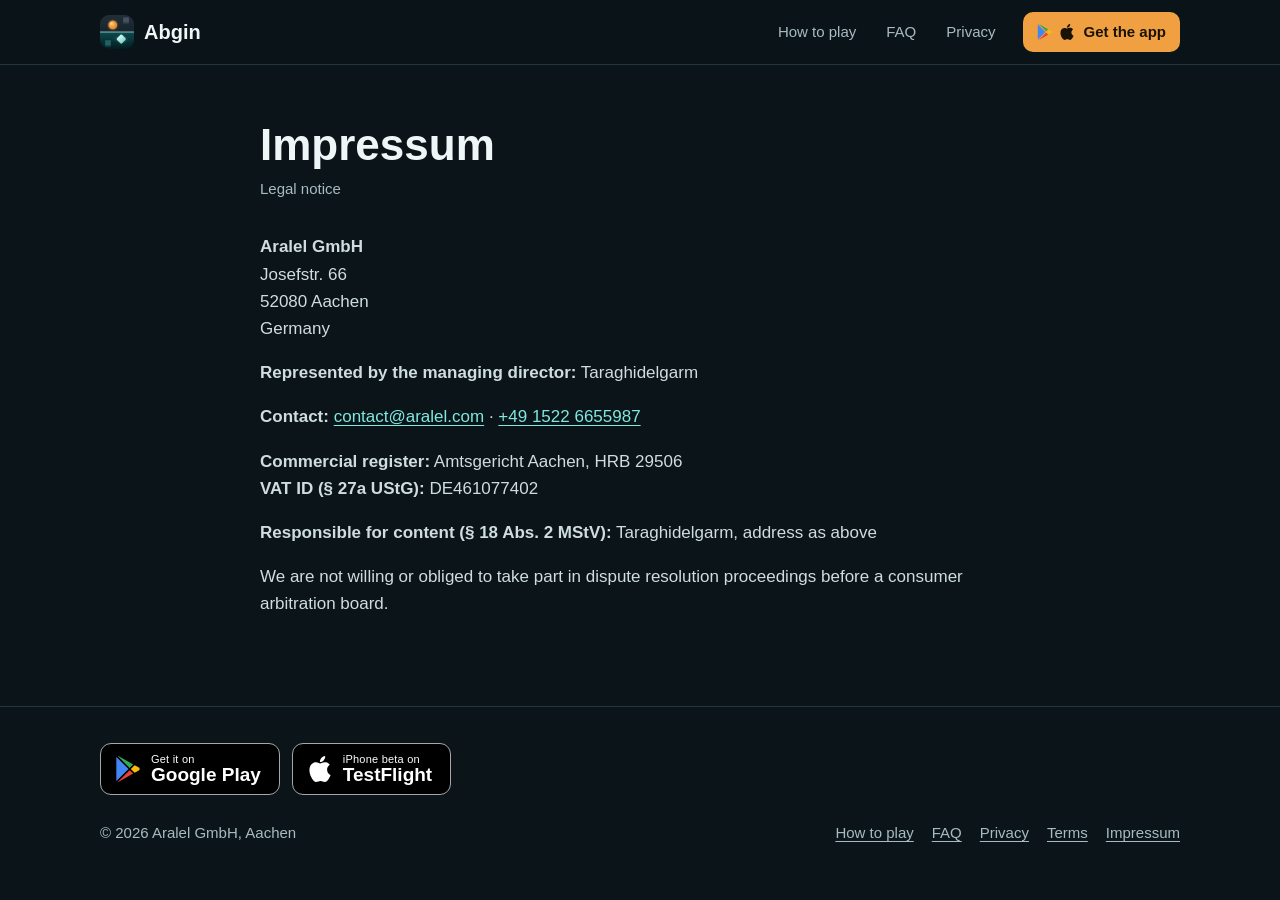
<file: impressum.html>
<!doctype html>
<html lang="en">
<head>
  <meta charset="utf-8">
  <meta name="viewport" content="width=device-width, initial-scale=1, viewport-fit=cover">
  <title>Abgin – Impressum</title>
  <meta name="description" content="Legal notice (Impressum) of Aralel GmbH, Aachen.">
  <meta name="theme-color" content="#0b1418">
  <link rel="icon" href="assets/favicon-64.png" type="image/png">
  <link rel="apple-touch-icon" href="assets/apple-touch-icon.png">
  <link rel="stylesheet" href="style.css">
</head>
<body>
  <a class="skip-link" href="#main">Skip to content</a>
  <header class="site-header">
    <div class="wrap">
      <a class="brand" href="index.html"><img src="assets/icon-512.png" alt="" width="34" height="34">Abgin</a>
      <nav class="site-nav" aria-label="Main">
        <a href="how-to-play.html">How to play</a>
        <a href="faq.html">FAQ</a>
        <a href="privacy.html">Privacy</a>
      </nav>
      <a class="header-cta" href="index.html#download" data-store-link><svg class="logo-play" aria-hidden="true" viewBox="0 0 24 24" width="16" height="16"><path fill="#4285F4" d="M1.337.924a1.486 1.486 0 0 0-.112.568v21.017c0 .217.045.419.124.6l11.155-11.087z"/><path fill="#34A853" d="M13.544 10.989l3.258-3.238L3.45.195a1.466 1.466 0 0 0-.946-.179z"/><path fill="#FBBC04" d="M22.018 13.298l-3.919 2.218-3.515-3.493 3.543-3.521 3.891 2.202a1.49 1.49 0 0 1 0 2.594z"/><path fill="#EA4335" d="M13.544 13.056l-11 10.933c.298.036.612-.016.906-.183l13.324-7.54z"/></svg><svg class="logo-apple" aria-hidden="true" viewBox="0 0 24 24" width="16" height="16"><path fill="currentColor" d="M12.152 6.896c-.948 0-2.415-1.078-3.96-1.04-2.04.027-3.91 1.183-4.961 3.014-2.117 3.675-.546 9.103 1.519 12.09 1.013 1.454 2.208 3.09 3.792 3.039 1.52-.065 2.09-.987 3.935-.987 1.831 0 2.35.987 3.96.948 1.637-.026 2.676-1.48 3.676-2.948 1.156-1.688 1.636-3.325 1.662-3.415-.039-.013-3.182-1.221-3.22-4.857-.026-3.04 2.48-4.494 2.597-4.559-1.429-2.09-3.623-2.324-4.39-2.376-2-.156-3.675 1.09-4.61 1.09zM15.53 3.83c.843-1.012 1.4-2.427 1.245-3.83-1.207.052-2.662.805-3.532 1.818-.78.896-1.454 2.338-1.338 3.714 1.338.104 2.715-.688 3.625-1.701"/></svg><span>Get the app</span></a>
    </div>
  </header>

  <main id="main" class="page">
    <div class="wrap prose">
      <!-- Legal notice under § 5 DDG and § 18 MStV. Keep in step with aralel.com/impressum_en.html and the in-app text (Abgin/Screens/LegalView.swift). -->
      <h1>Impressum</h1>
      <p class="updated">Legal notice</p>
      <p><strong>Aralel GmbH</strong><br>Josefstr. 66<br>52080 Aachen<br>Germany</p>
      <p><strong>Represented by the managing director:</strong> Taraghidelgarm</p>
      <p><strong>Contact:</strong> <a href="mailto:contact@aralel.com">contact@aralel.com</a> · <a href="tel:+4915226655987">+49 1522 6655987</a></p>
      <p><strong>Commercial register:</strong> Amtsgericht Aachen, HRB 29506<br><strong>VAT ID (§ 27a UStG):</strong> DE461077402</p>
      <p><strong>Responsible for content (§ 18 Abs. 2 MStV):</strong> Taraghidelgarm, address as above</p>
      <p>We are not willing or obliged to take part in dispute resolution proceedings before a consumer arbitration board.</p>
    </div>
  </main>

  <footer class="site-footer">
    <div class="wrap">
      <div class="footer-stores" aria-label="Download Abgin" role="group">
        <a class="store-badge" target="_blank" rel="noopener noreferrer" href="https://play.google.com/store/apps/details?id=com.aralel.abgin"><svg class="logo-play" aria-hidden="true" viewBox="0 0 24 24" width="26" height="26"><path fill="#4285F4" d="M1.337.924a1.486 1.486 0 0 0-.112.568v21.017c0 .217.045.419.124.6l11.155-11.087z"/><path fill="#34A853" d="M13.544 10.989l3.258-3.238L3.45.195a1.466 1.466 0 0 0-.946-.179z"/><path fill="#FBBC04" d="M22.018 13.298l-3.919 2.218-3.515-3.493 3.543-3.521 3.891 2.202a1.49 1.49 0 0 1 0 2.594z"/><path fill="#EA4335" d="M13.544 13.056l-11 10.933c.298.036.612-.016.906-.183l13.324-7.54z"/></svg><span><small>Get it on</small>Google Play</span></a>
        <!-- After the iOS release, point this at the App Store page and change the text to "Download on the App Store". -->
        <a class="store-badge" target="_blank" rel="noopener noreferrer" href="https://testflight.apple.com/join/DgAMh4zm"><svg class="logo-apple" aria-hidden="true" viewBox="0 0 24 24" width="26" height="26"><path fill="currentColor" d="M12.152 6.896c-.948 0-2.415-1.078-3.96-1.04-2.04.027-3.91 1.183-4.961 3.014-2.117 3.675-.546 9.103 1.519 12.09 1.013 1.454 2.208 3.09 3.792 3.039 1.52-.065 2.09-.987 3.935-.987 1.831 0 2.35.987 3.96.948 1.637-.026 2.676-1.48 3.676-2.948 1.156-1.688 1.636-3.325 1.662-3.415-.039-.013-3.182-1.221-3.22-4.857-.026-3.04 2.48-4.494 2.597-4.559-1.429-2.09-3.623-2.324-4.39-2.376-2-.156-3.675 1.09-4.61 1.09zM15.53 3.83c.843-1.012 1.4-2.427 1.245-3.83-1.207.052-2.662.805-3.532 1.818-.78.896-1.454 2.338-1.338 3.714 1.338.104 2.715-.688 3.625-1.701"/></svg><span><small>iPhone beta on</small>TestFlight</span></a>
      </div>
      <span>© 2026 Aralel GmbH, Aachen</span>
      <nav class="footer-links" aria-label="Legal">
        <a href="how-to-play.html">How to play</a>
        <a href="faq.html">FAQ</a>
        <a href="privacy.html">Privacy</a>
        <a href="terms.html">Terms</a>
        <a href="impressum.html">Impressum</a>
      </nav>
    </div>
  </footer>
  <script src="site.js" defer></script>
</body>
</html>
</file>
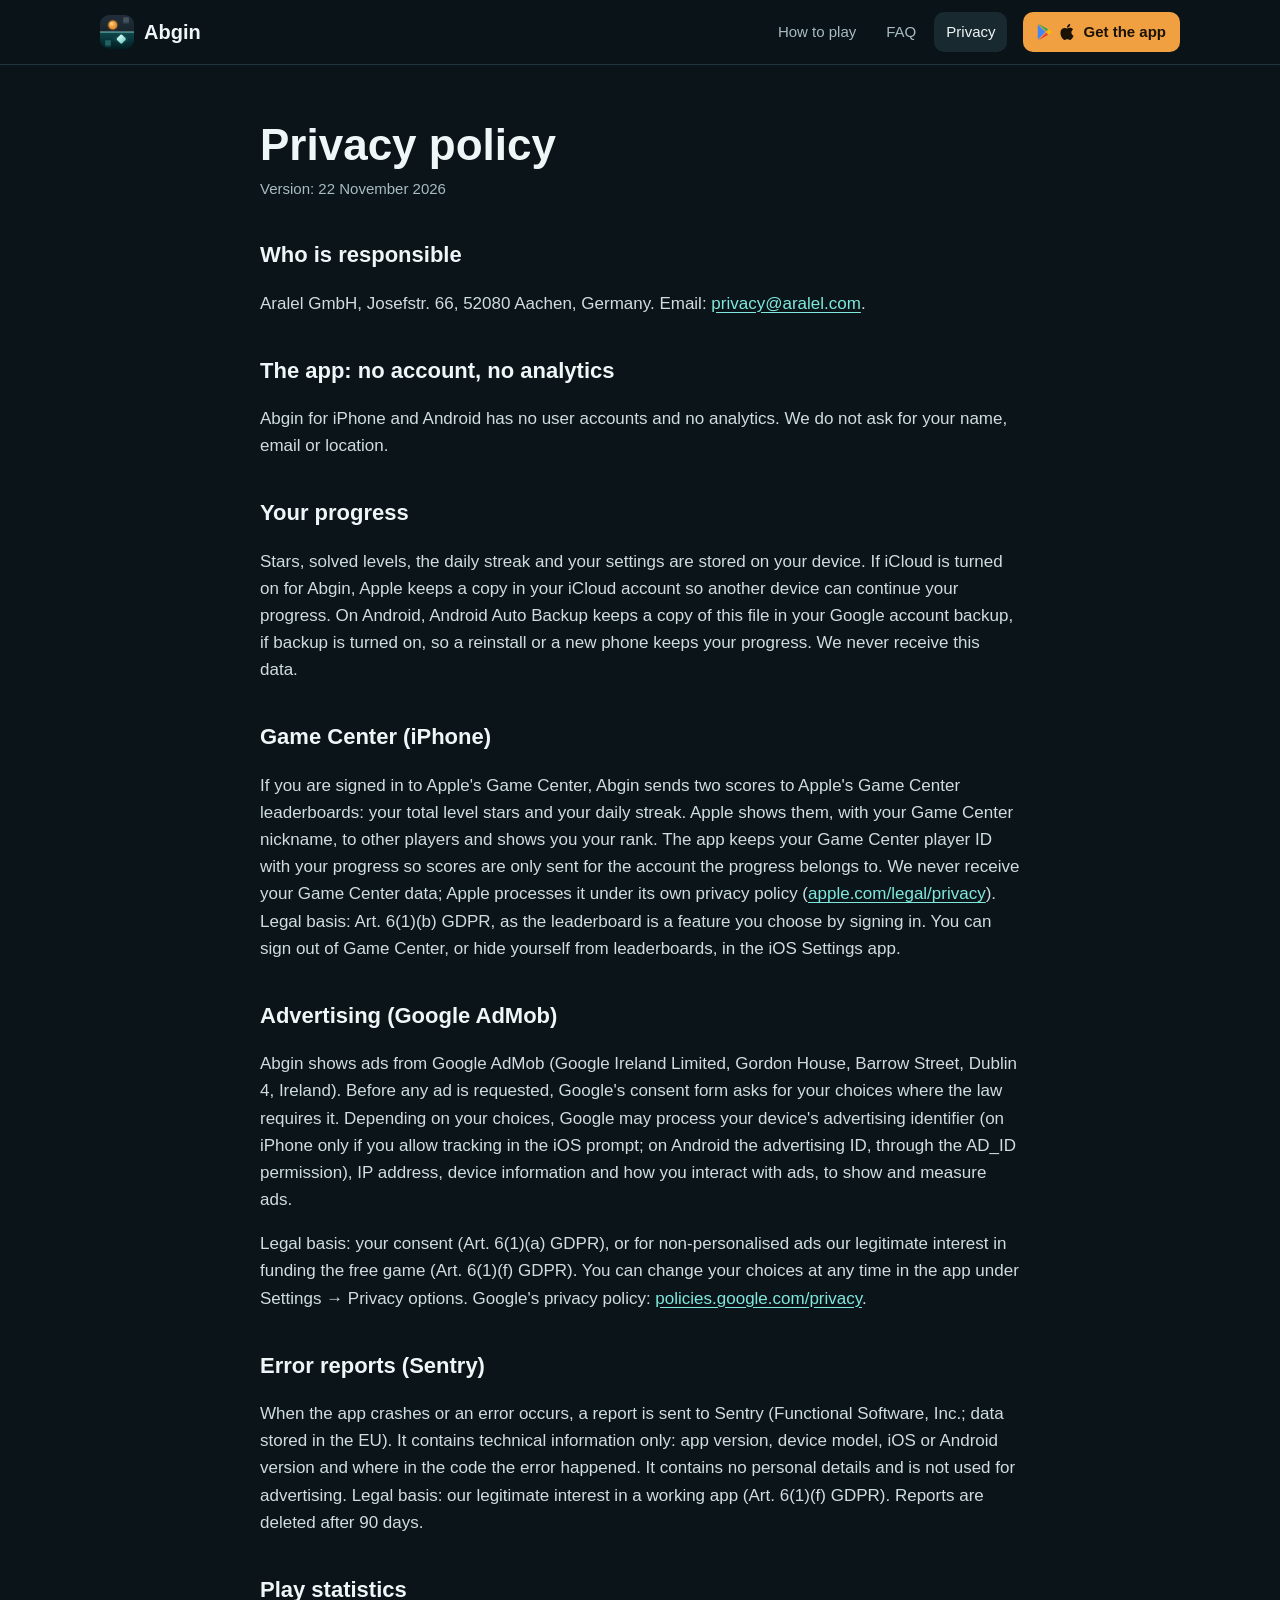
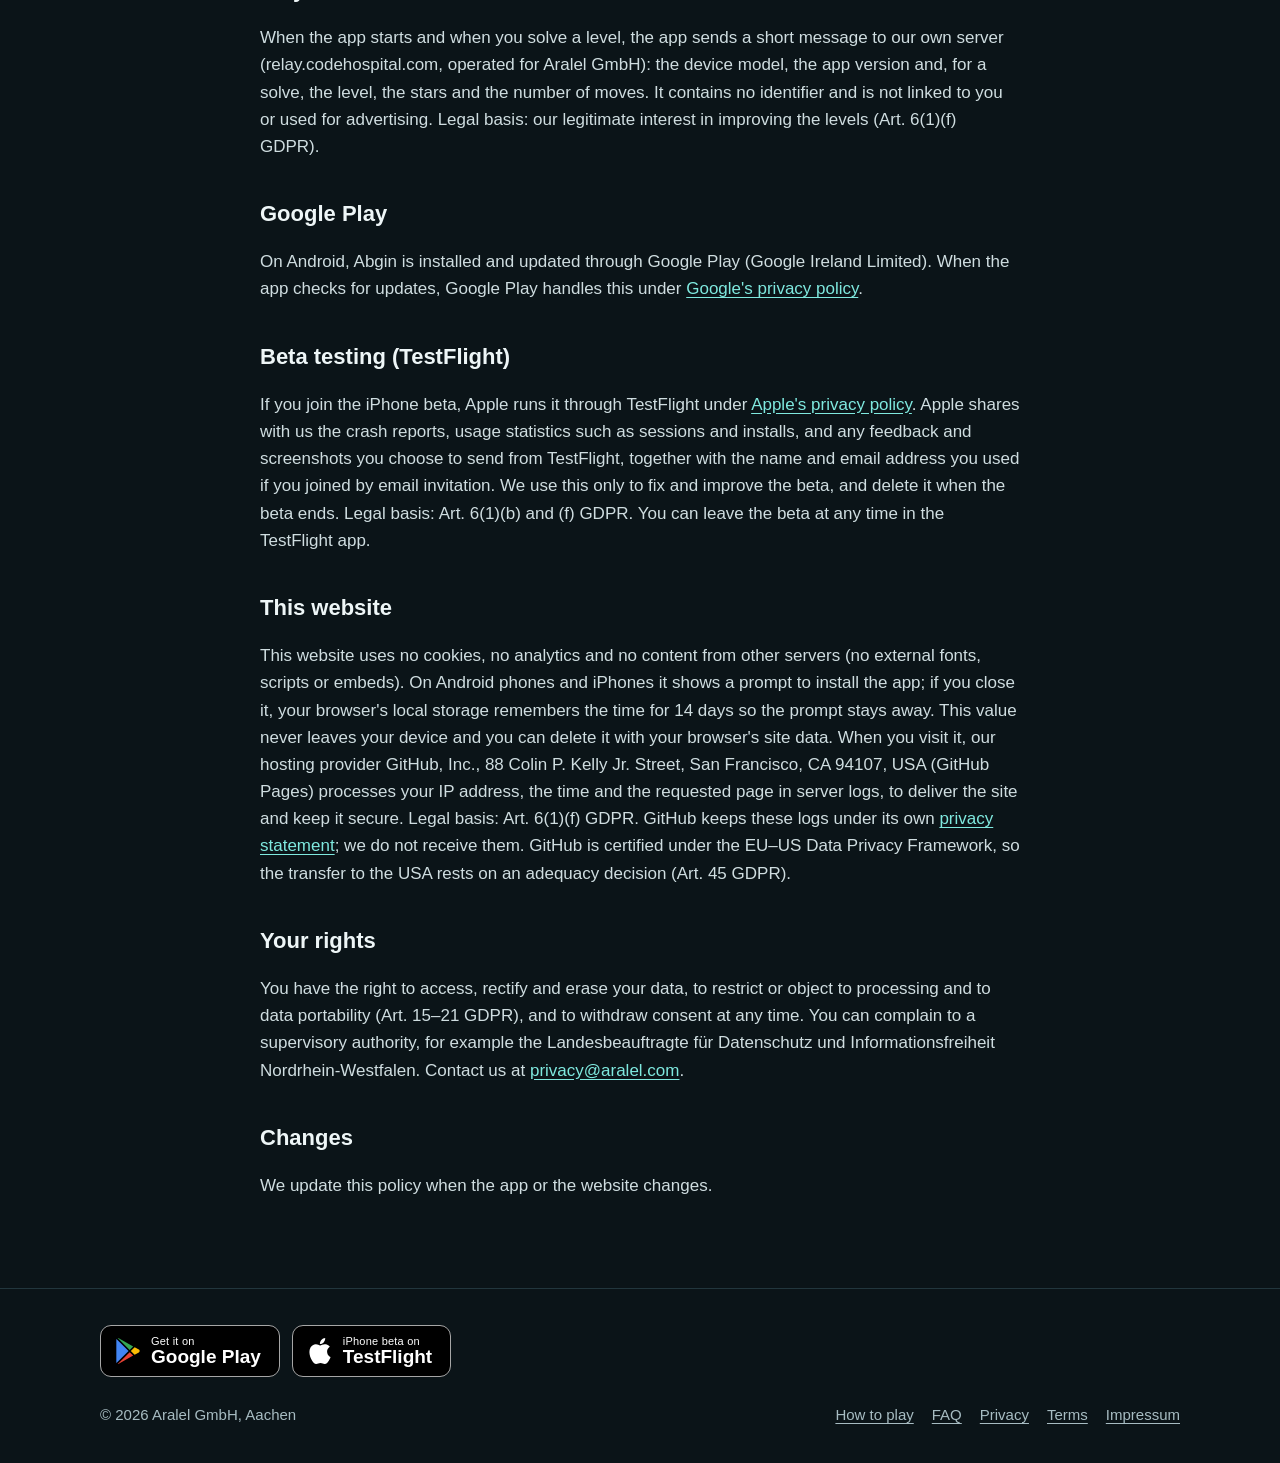
<file: privacy.html>
<!doctype html>
<html lang="en">
<head>
  <meta charset="utf-8">
  <meta name="viewport" content="width=device-width, initial-scale=1, viewport-fit=cover">
  <title>Abgin – Privacy policy</title>
  <meta name="description" content="How Abgin and this website handle your data: no account, no analytics, ads with consent, technical error reports.">
  <meta name="theme-color" content="#0b1418">
  <link rel="icon" href="assets/favicon-64.png" type="image/png">
  <link rel="apple-touch-icon" href="assets/apple-touch-icon.png">
  <link rel="stylesheet" href="style.css">
</head>
<body>
  <a class="skip-link" href="#main">Skip to content</a>
  <header class="site-header">
    <div class="wrap">
      <a class="brand" href="index.html"><img src="assets/icon-512.png" alt="" width="34" height="34">Abgin</a>
      <nav class="site-nav" aria-label="Main">
        <a href="how-to-play.html">How to play</a>
        <a href="faq.html">FAQ</a>
        <a href="privacy.html" aria-current="page">Privacy</a>
      </nav>
      <a class="header-cta" href="index.html#download" data-store-link><svg class="logo-play" aria-hidden="true" viewBox="0 0 24 24" width="16" height="16"><path fill="#4285F4" d="M1.337.924a1.486 1.486 0 0 0-.112.568v21.017c0 .217.045.419.124.6l11.155-11.087z"/><path fill="#34A853" d="M13.544 10.989l3.258-3.238L3.45.195a1.466 1.466 0 0 0-.946-.179z"/><path fill="#FBBC04" d="M22.018 13.298l-3.919 2.218-3.515-3.493 3.543-3.521 3.891 2.202a1.49 1.49 0 0 1 0 2.594z"/><path fill="#EA4335" d="M13.544 13.056l-11 10.933c.298.036.612-.016.906-.183l13.324-7.54z"/></svg><svg class="logo-apple" aria-hidden="true" viewBox="0 0 24 24" width="16" height="16"><path fill="currentColor" d="M12.152 6.896c-.948 0-2.415-1.078-3.96-1.04-2.04.027-3.91 1.183-4.961 3.014-2.117 3.675-.546 9.103 1.519 12.09 1.013 1.454 2.208 3.09 3.792 3.039 1.52-.065 2.09-.987 3.935-.987 1.831 0 2.35.987 3.96.948 1.637-.026 2.676-1.48 3.676-2.948 1.156-1.688 1.636-3.325 1.662-3.415-.039-.013-3.182-1.221-3.22-4.857-.026-3.04 2.48-4.494 2.597-4.559-1.429-2.09-3.623-2.324-4.39-2.376-2-.156-3.675 1.09-4.61 1.09zM15.53 3.83c.843-1.012 1.4-2.427 1.245-3.83-1.207.052-2.662.805-3.532 1.818-.78.896-1.454 2.338-1.338 3.714 1.338.104 2.715-.688 3.625-1.701"/></svg><span>Get the app</span></a>
    </div>
  </header>

  <main id="main" class="page">
    <div class="wrap prose">
      <!-- Draft: must be reviewed by a lawyer before publishing. Keep it in step with the in-app text (Abgin/Screens/LegalView.swift). -->
      <h1>Privacy policy</h1>
      <p class="updated">Version: 22 November 2026</p>

      <h2>Who is responsible</h2>
      <p>Aralel GmbH, Josefstr. 66, 52080 Aachen, Germany. Email: <a href="mailto:privacy@aralel.com">privacy@aralel.com</a>.</p>

      <h2>The app: no account, no analytics</h2>
      <p>Abgin for iPhone and Android has no user accounts and no analytics. We do not ask for your name, email or location.</p>

      <h2>Your progress</h2>
      <p>Stars, solved levels, the daily streak and your settings are stored on your device. If iCloud is turned on for Abgin, Apple keeps a copy in your iCloud account so another device can continue your progress. On Android, Android Auto Backup keeps a copy of this file in your Google account backup, if backup is turned on, so a reinstall or a new phone keeps your progress. We never receive this data.</p>

      <h2>Game Center (iPhone)</h2>
      <p>If you are signed in to Apple's Game Center, Abgin sends two scores to Apple's Game Center leaderboards: your total level stars and your daily streak. Apple shows them, with your Game Center nickname, to other players and shows you your rank. The app keeps your Game Center player ID with your progress so scores are only sent for the account the progress belongs to. We never receive your Game Center data; Apple processes it under its own privacy policy (<a href="https://www.apple.com/legal/privacy/">apple.com/legal/privacy</a>). Legal basis: Art. 6(1)(b) GDPR, as the leaderboard is a feature you choose by signing in. You can sign out of Game Center, or hide yourself from leaderboards, in the iOS Settings app.</p>

      <h2>Advertising (Google AdMob)</h2>
      <p>Abgin shows ads from Google AdMob (Google Ireland Limited, Gordon House, Barrow Street, Dublin 4, Ireland). Before any ad is requested, Google's consent form asks for your choices where the law requires it. Depending on your choices, Google may process your device's advertising identifier (on iPhone only if you allow tracking in the iOS prompt; on Android the advertising ID, through the AD_ID permission), IP address, device information and how you interact with ads, to show and measure ads.</p>
      <p>Legal basis: your consent (Art. 6(1)(a) GDPR), or for non-personalised ads our legitimate interest in funding the free game (Art. 6(1)(f) GDPR). You can change your choices at any time in the app under Settings → Privacy options. Google's privacy policy: <a href="https://policies.google.com/privacy">policies.google.com/privacy</a>.</p>

      <h2>Error reports (Sentry)</h2>
      <p>When the app crashes or an error occurs, a report is sent to Sentry (Functional Software, Inc.; data stored in the EU). It contains technical information only: app version, device model, iOS or Android version and where in the code the error happened. It contains no personal details and is not used for advertising. Legal basis: our legitimate interest in a working app (Art. 6(1)(f) GDPR). Reports are deleted after 90 days.</p>

      <h2>Play statistics</h2>
      <p>When the app starts and when you solve a level, the app sends a short message to our own server (relay.codehospital.com, operated for Aralel GmbH): the device model, the app version and, for a solve, the level, the stars and the number of moves. It contains no identifier and is not linked to you or used for advertising. Legal basis: our legitimate interest in improving the levels (Art. 6(1)(f) GDPR).</p>

      <h2>Google Play</h2>
      <p>On Android, Abgin is installed and updated through Google Play (Google Ireland Limited). When the app checks for updates, Google Play handles this under <a target="_blank" rel="noopener noreferrer" href="https://policies.google.com/privacy">Google's privacy policy</a>.</p>

      <h2>Beta testing (TestFlight)</h2>
      <p>If you join the iPhone beta, Apple runs it through TestFlight under <a target="_blank" rel="noopener noreferrer" href="https://www.apple.com/legal/privacy/">Apple's privacy policy</a>. Apple shares with us the crash reports, usage statistics such as sessions and installs, and any feedback and screenshots you choose to send from TestFlight, together with the name and email address you used if you joined by email invitation. We use this only to fix and improve the beta, and delete it when the beta ends. Legal basis: Art. 6(1)(b) and (f) GDPR. You can leave the beta at any time in the TestFlight app.</p>

      <h2>This website</h2>
      <p>This website uses no cookies, no analytics and no content from other servers (no external fonts, scripts or embeds). On Android phones and iPhones it shows a prompt to install the app; if you close it, your browser's local storage remembers the time for 14 days so the prompt stays away. This value never leaves your device and you can delete it with your browser's site data. When you visit it, our hosting provider GitHub, Inc., 88 Colin P. Kelly Jr. Street, San Francisco, CA 94107, USA (GitHub Pages) processes your IP address, the time and the requested page in server logs, to deliver the site and keep it secure. Legal basis: Art. 6(1)(f) GDPR. GitHub keeps these logs under its own <a href="https://docs.github.com/site-policy/privacy-policies/github-general-privacy-statement">privacy statement</a>; we do not receive them. GitHub is certified under the EU–US Data Privacy Framework, so the transfer to the USA rests on an adequacy decision (Art. 45 GDPR).</p>

      <h2>Your rights</h2>
      <p>You have the right to access, rectify and erase your data, to restrict or object to processing and to data portability (Art. 15–21 GDPR), and to withdraw consent at any time. You can complain to a supervisory authority, for example the Landesbeauftragte für Datenschutz und Informationsfreiheit Nordrhein-Westfalen. Contact us at <a href="mailto:privacy@aralel.com">privacy@aralel.com</a>.</p>

      <h2>Changes</h2>
      <p>We update this policy when the app or the website changes.</p>
    </div>
  </main>

  <footer class="site-footer">
    <div class="wrap">
      <div class="footer-stores" aria-label="Download Abgin" role="group">
        <a class="store-badge" target="_blank" rel="noopener noreferrer" href="https://play.google.com/store/apps/details?id=com.aralel.abgin"><svg class="logo-play" aria-hidden="true" viewBox="0 0 24 24" width="26" height="26"><path fill="#4285F4" d="M1.337.924a1.486 1.486 0 0 0-.112.568v21.017c0 .217.045.419.124.6l11.155-11.087z"/><path fill="#34A853" d="M13.544 10.989l3.258-3.238L3.45.195a1.466 1.466 0 0 0-.946-.179z"/><path fill="#FBBC04" d="M22.018 13.298l-3.919 2.218-3.515-3.493 3.543-3.521 3.891 2.202a1.49 1.49 0 0 1 0 2.594z"/><path fill="#EA4335" d="M13.544 13.056l-11 10.933c.298.036.612-.016.906-.183l13.324-7.54z"/></svg><span><small>Get it on</small>Google Play</span></a>
        <!-- After the iOS release, point this at the App Store page and change the text to "Download on the App Store". -->
        <a class="store-badge" target="_blank" rel="noopener noreferrer" href="https://testflight.apple.com/join/DgAMh4zm"><svg class="logo-apple" aria-hidden="true" viewBox="0 0 24 24" width="26" height="26"><path fill="currentColor" d="M12.152 6.896c-.948 0-2.415-1.078-3.96-1.04-2.04.027-3.91 1.183-4.961 3.014-2.117 3.675-.546 9.103 1.519 12.09 1.013 1.454 2.208 3.09 3.792 3.039 1.52-.065 2.09-.987 3.935-.987 1.831 0 2.35.987 3.96.948 1.637-.026 2.676-1.48 3.676-2.948 1.156-1.688 1.636-3.325 1.662-3.415-.039-.013-3.182-1.221-3.22-4.857-.026-3.04 2.48-4.494 2.597-4.559-1.429-2.09-3.623-2.324-4.39-2.376-2-.156-3.675 1.09-4.61 1.09zM15.53 3.83c.843-1.012 1.4-2.427 1.245-3.83-1.207.052-2.662.805-3.532 1.818-.78.896-1.454 2.338-1.338 3.714 1.338.104 2.715-.688 3.625-1.701"/></svg><span><small>iPhone beta on</small>TestFlight</span></a>
      </div>
      <span>© 2026 Aralel GmbH, Aachen</span>
      <nav class="footer-links" aria-label="Legal">
        <a href="how-to-play.html">How to play</a>
        <a href="faq.html">FAQ</a>
        <a href="privacy.html">Privacy</a>
        <a href="terms.html">Terms</a>
        <a href="impressum.html">Impressum</a>
      </nav>
    </div>
  </footer>
  <script src="site.js" defer></script>
</body>
</html>
</file>
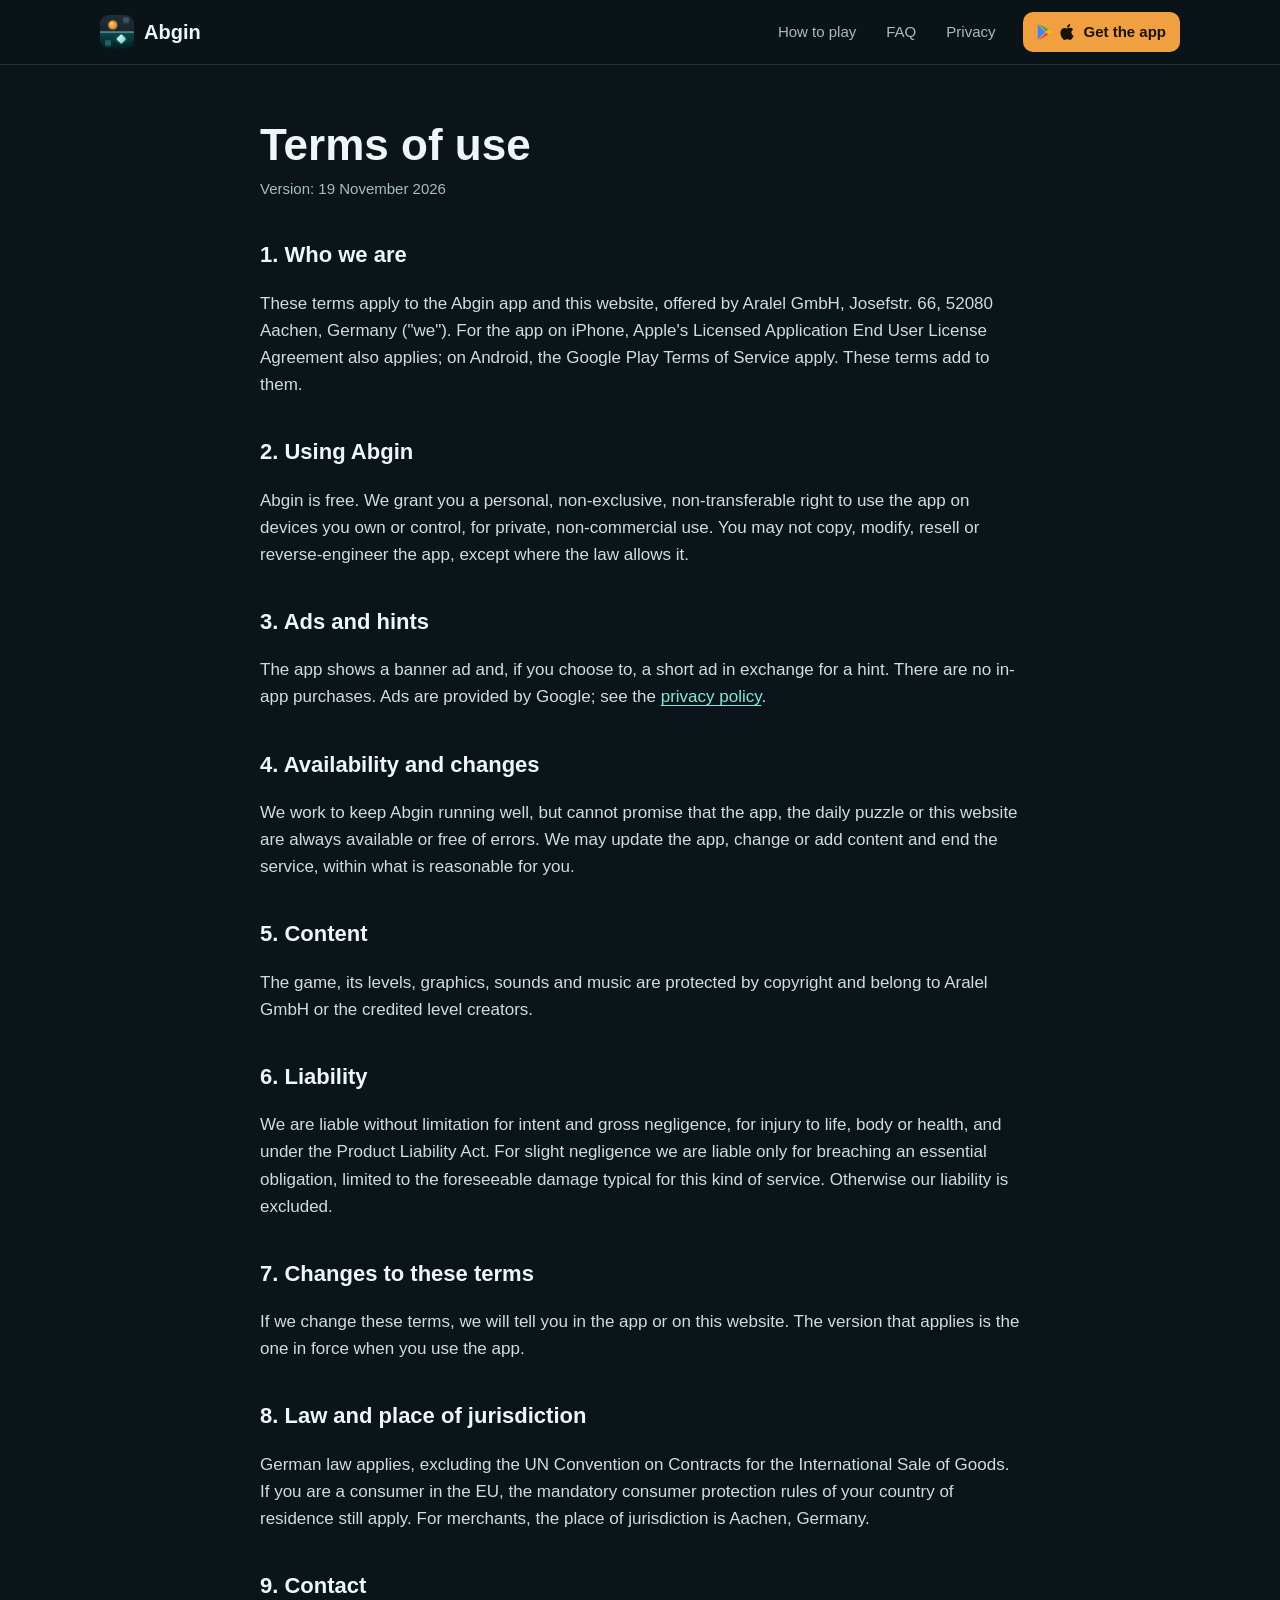
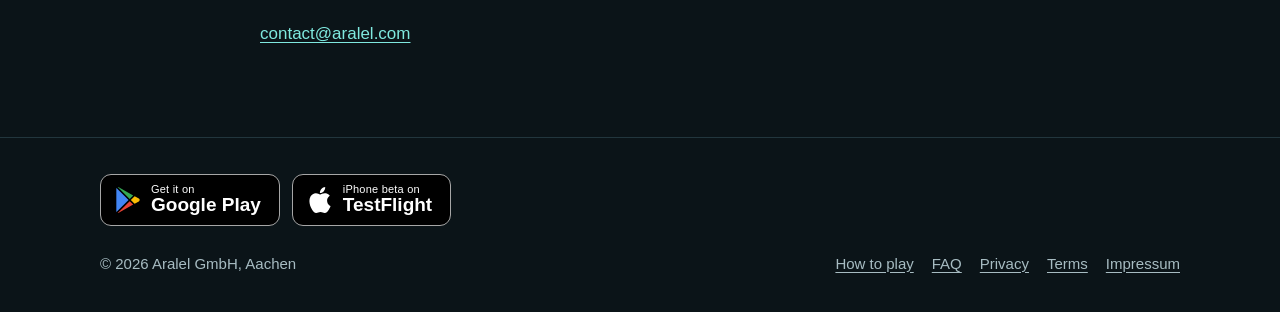
<file: terms.html>
<!doctype html>
<html lang="en">
<head>
  <meta charset="utf-8">
  <meta name="viewport" content="width=device-width, initial-scale=1, viewport-fit=cover">
  <title>Abgin – Terms of use</title>
  <meta name="description" content="The terms of use for the Abgin app and website by Aralel GmbH, Aachen.">
  <meta name="theme-color" content="#0b1418">
  <link rel="icon" href="assets/favicon-64.png" type="image/png">
  <link rel="apple-touch-icon" href="assets/apple-touch-icon.png">
  <link rel="stylesheet" href="style.css">
</head>
<body>
  <a class="skip-link" href="#main">Skip to content</a>
  <header class="site-header">
    <div class="wrap">
      <a class="brand" href="index.html"><img src="assets/icon-512.png" alt="" width="34" height="34">Abgin</a>
      <nav class="site-nav" aria-label="Main">
        <a href="how-to-play.html">How to play</a>
        <a href="faq.html">FAQ</a>
        <a href="privacy.html">Privacy</a>
      </nav>
      <a class="header-cta" href="index.html#download" data-store-link><svg class="logo-play" aria-hidden="true" viewBox="0 0 24 24" width="16" height="16"><path fill="#4285F4" d="M1.337.924a1.486 1.486 0 0 0-.112.568v21.017c0 .217.045.419.124.6l11.155-11.087z"/><path fill="#34A853" d="M13.544 10.989l3.258-3.238L3.45.195a1.466 1.466 0 0 0-.946-.179z"/><path fill="#FBBC04" d="M22.018 13.298l-3.919 2.218-3.515-3.493 3.543-3.521 3.891 2.202a1.49 1.49 0 0 1 0 2.594z"/><path fill="#EA4335" d="M13.544 13.056l-11 10.933c.298.036.612-.016.906-.183l13.324-7.54z"/></svg><svg class="logo-apple" aria-hidden="true" viewBox="0 0 24 24" width="16" height="16"><path fill="currentColor" d="M12.152 6.896c-.948 0-2.415-1.078-3.96-1.04-2.04.027-3.91 1.183-4.961 3.014-2.117 3.675-.546 9.103 1.519 12.09 1.013 1.454 2.208 3.09 3.792 3.039 1.52-.065 2.09-.987 3.935-.987 1.831 0 2.35.987 3.96.948 1.637-.026 2.676-1.48 3.676-2.948 1.156-1.688 1.636-3.325 1.662-3.415-.039-.013-3.182-1.221-3.22-4.857-.026-3.04 2.48-4.494 2.597-4.559-1.429-2.09-3.623-2.324-4.39-2.376-2-.156-3.675 1.09-4.61 1.09zM15.53 3.83c.843-1.012 1.4-2.427 1.245-3.83-1.207.052-2.662.805-3.532 1.818-.78.896-1.454 2.338-1.338 3.714 1.338.104 2.715-.688 3.625-1.701"/></svg><span>Get the app</span></a>
    </div>
  </header>

  <main id="main" class="page">
    <div class="wrap prose">
      <!-- Draft: must be reviewed by a lawyer before publishing. -->
      <h1>Terms of use</h1>
      <p class="updated">Version: 19 November 2026</p>

      <h2>1. Who we are</h2>
      <p>These terms apply to the Abgin app and this website, offered by Aralel GmbH, Josefstr. 66, 52080 Aachen, Germany ("we"). For the app on iPhone, Apple's Licensed Application End User License Agreement also applies; on Android, the Google Play Terms of Service apply. These terms add to them.</p>

      <h2>2. Using Abgin</h2>
      <p>Abgin is free. We grant you a personal, non-exclusive, non-transferable right to use the app on devices you own or control, for private, non-commercial use. You may not copy, modify, resell or reverse-engineer the app, except where the law allows it.</p>

      <h2>3. Ads and hints</h2>
      <p>The app shows a banner ad and, if you choose to, a short ad in exchange for a hint. There are no in-app purchases. Ads are provided by Google; see the <a href="privacy.html">privacy policy</a>.</p>

      <h2>4. Availability and changes</h2>
      <p>We work to keep Abgin running well, but cannot promise that the app, the daily puzzle or this website are always available or free of errors. We may update the app, change or add content and end the service, within what is reasonable for you.</p>

      <h2>5. Content</h2>
      <p>The game, its levels, graphics, sounds and music are protected by copyright and belong to Aralel GmbH or the credited level creators.</p>

      <h2>6. Liability</h2>
      <p>We are liable without limitation for intent and gross negligence, for injury to life, body or health, and under the Product Liability Act. For slight negligence we are liable only for breaching an essential obligation, limited to the foreseeable damage typical for this kind of service. Otherwise our liability is excluded.</p>

      <h2>7. Changes to these terms</h2>
      <p>If we change these terms, we will tell you in the app or on this website. The version that applies is the one in force when you use the app.</p>

      <h2>8. Law and place of jurisdiction</h2>
      <p>German law applies, excluding the UN Convention on Contracts for the International Sale of Goods. If you are a consumer in the EU, the mandatory consumer protection rules of your country of residence still apply. For merchants, the place of jurisdiction is Aachen, Germany.</p>

      <h2>9. Contact</h2>
      <p><a href="mailto:contact@aralel.com">contact@aralel.com</a></p>
    </div>
  </main>

  <footer class="site-footer">
    <div class="wrap">
      <div class="footer-stores" aria-label="Download Abgin" role="group">
        <a class="store-badge" target="_blank" rel="noopener noreferrer" href="https://play.google.com/store/apps/details?id=com.aralel.abgin"><svg class="logo-play" aria-hidden="true" viewBox="0 0 24 24" width="26" height="26"><path fill="#4285F4" d="M1.337.924a1.486 1.486 0 0 0-.112.568v21.017c0 .217.045.419.124.6l11.155-11.087z"/><path fill="#34A853" d="M13.544 10.989l3.258-3.238L3.45.195a1.466 1.466 0 0 0-.946-.179z"/><path fill="#FBBC04" d="M22.018 13.298l-3.919 2.218-3.515-3.493 3.543-3.521 3.891 2.202a1.49 1.49 0 0 1 0 2.594z"/><path fill="#EA4335" d="M13.544 13.056l-11 10.933c.298.036.612-.016.906-.183l13.324-7.54z"/></svg><span><small>Get it on</small>Google Play</span></a>
        <!-- After the iOS release, point this at the App Store page and change the text to "Download on the App Store". -->
        <a class="store-badge" target="_blank" rel="noopener noreferrer" href="https://testflight.apple.com/join/DgAMh4zm"><svg class="logo-apple" aria-hidden="true" viewBox="0 0 24 24" width="26" height="26"><path fill="currentColor" d="M12.152 6.896c-.948 0-2.415-1.078-3.96-1.04-2.04.027-3.91 1.183-4.961 3.014-2.117 3.675-.546 9.103 1.519 12.09 1.013 1.454 2.208 3.09 3.792 3.039 1.52-.065 2.09-.987 3.935-.987 1.831 0 2.35.987 3.96.948 1.637-.026 2.676-1.48 3.676-2.948 1.156-1.688 1.636-3.325 1.662-3.415-.039-.013-3.182-1.221-3.22-4.857-.026-3.04 2.48-4.494 2.597-4.559-1.429-2.09-3.623-2.324-4.39-2.376-2-.156-3.675 1.09-4.61 1.09zM15.53 3.83c.843-1.012 1.4-2.427 1.245-3.83-1.207.052-2.662.805-3.532 1.818-.78.896-1.454 2.338-1.338 3.714 1.338.104 2.715-.688 3.625-1.701"/></svg><span><small>iPhone beta on</small>TestFlight</span></a>
      </div>
      <span>© 2026 Aralel GmbH, Aachen</span>
      <nav class="footer-links" aria-label="Legal">
        <a href="how-to-play.html">How to play</a>
        <a href="faq.html">FAQ</a>
        <a href="privacy.html">Privacy</a>
        <a href="terms.html">Terms</a>
        <a href="impressum.html">Impressum</a>
      </nav>
    </div>
  </footer>
  <script src="site.js" defer></script>
</body>
</html>
</file>
<file: style.css>
/* Abgin website. No external fonts, scripts or trackers: the system font stack keeps the site fast and private. */

:root {
  color-scheme: dark;
  --background: #0b1418;
  --surface: #121e23;
  --surface-raised: #182930;
  --border: #22363d;
  --text: #eef6f7;
  --text-muted: #a7bcc2;
  --amber: #f0a040;
  --amber-light: #ffd08a;
  --teal: #7fe9df;
  --teal-deep: #113237;
  --radius: 16px;
  --content-width: 1080px;
  --font: -apple-system, BlinkMacSystemFont, "SF Pro Text", "Segoe UI", Roboto, "Helvetica Neue", Arial, sans-serif;
  --font-rounded: ui-rounded, "SF Pro Rounded", -apple-system, BlinkMacSystemFont, "Segoe UI", sans-serif;
}

*, *::before, *::after { box-sizing: border-box; }

html { scroll-behavior: smooth; }
@media (prefers-reduced-motion: reduce) { html { scroll-behavior: auto; } }

body {
  margin: 0;
  background: var(--background);
  color: var(--text);
  font: 17px/1.6 var(--font);
  -webkit-font-smoothing: antialiased;
}

img, video, svg { max-width: 100%; height: auto; display: block; }

a { color: var(--teal); text-underline-offset: 3px; }
a:hover { color: #b9fff8; }
:focus-visible { outline: 3px solid var(--amber-light); outline-offset: 3px; border-radius: 6px; }

.skip-link {
  position: absolute; left: 16px; top: -48px; padding: 10px 14px; z-index: 10;
  background: var(--amber); color: #1a1205; border-radius: 10px; font-weight: 600; text-decoration: none;
}
.skip-link:focus { top: 12px; }

.wrap { width: min(var(--content-width), 100% - 40px); margin-inline: auto; }

/* Header */
.site-header {
  position: sticky; top: 0; z-index: 5;
  background: color-mix(in srgb, var(--background) 86%, transparent);
  backdrop-filter: blur(12px); -webkit-backdrop-filter: blur(12px);
  border-bottom: 1px solid var(--border);
}
.site-header .wrap { display: flex; align-items: center; justify-content: space-between; gap: 16px; min-height: 64px; flex-wrap: wrap; }
.brand { display: flex; align-items: center; gap: 10px; color: var(--text); text-decoration: none; font: 700 20px var(--font-rounded); }
.brand img { width: 34px; height: 34px; border-radius: 9px; }
.site-nav { display: flex; gap: 6px; flex-wrap: wrap; }
.site-nav a {
  color: var(--text-muted); text-decoration: none; padding: 8px 12px; border-radius: 10px; font-size: 15px; font-weight: 500;
}
.site-nav a:hover, .site-nav a[aria-current="page"] { color: var(--text); background: var(--surface-raised); }

/* Hero */
.hero {
  background:
    radial-gradient(ellipse at 70% 55%, rgba(42, 106, 108, 0.45), transparent 60%),
    radial-gradient(ellipse at 15% 20%, rgba(240, 160, 64, 0.10), transparent 55%);
}
.hero .wrap {
  display: grid; grid-template-columns: 1.1fr 0.9fr; gap: 48px; align-items: center; padding-block: 72px 56px;
}
.hero h1 { font: 700 clamp(40px, 6vw, 64px)/1.05 var(--font-rounded); margin: 0 0 18px; letter-spacing: -0.02em; }
.hero h1 .reflect { color: var(--teal); }
.hero p.lead { font-size: 20px; color: var(--text-muted); margin: 0 0 28px; max-width: 34em; }
.cta-row { display: flex; gap: 14px; flex-wrap: wrap; align-items: center; }
.button {
  display: inline-flex; align-items: center; gap: 10px; padding: 14px 22px; border-radius: 14px;
  font-weight: 600; text-decoration: none; min-height: 48px;
}
.button-primary { background: var(--amber); color: #1a1205; }
.button-primary:hover { background: var(--amber-light); color: #1a1205; }
.button-secondary { background: var(--surface-raised); color: var(--text); border: 1px solid var(--border); }
.button-secondary:hover { color: var(--text); border-color: var(--teal); }
.note { font-size: 14px; color: var(--text-muted); }

.phone {
  justify-self: center; width: min(320px, 80vw); padding: 10px; border-radius: 46px;
  background: linear-gradient(160deg, #2b3a40, #10191d); box-shadow: 0 30px 80px rgba(0, 0, 0, 0.55), 0 0 0 1px #34474e inset;
}
.phone video, .phone img { border-radius: 37px; width: 100%; background: var(--surface); }

/* Sections */
section { padding-block: 64px; }
section.alt { background: var(--surface); border-block: 1px solid var(--border); }
.section-title { font: 700 clamp(28px, 4vw, 38px)/1.15 var(--font-rounded); margin: 0 0 12px; letter-spacing: -0.01em; }
.section-intro { color: var(--text-muted); margin: 0 0 36px; max-width: 40em; font-size: 18px; }

.features { display: grid; grid-template-columns: repeat(auto-fit, minmax(280px, 1fr)); gap: 18px; }
.feature { background: var(--surface-raised); border: 1px solid var(--border); border-radius: var(--radius); padding: 22px; }
section.alt .feature { background: var(--background); }
.feature h3 { margin: 10px 0 6px; font-size: 19px; }
.feature p { margin: 0; color: var(--text-muted); font-size: 16px; }
.feature .icon { width: 40px; height: 40px; border-radius: 12px; display: grid; place-items: center; background: var(--teal-deep); color: var(--teal); }
.feature .icon svg { width: 22px; height: 22px; }

.gallery { display: grid; grid-template-columns: repeat(auto-fit, minmax(170px, 1fr)); gap: 20px; }
.gallery figure { margin: 0; }
.gallery img { border-radius: 22px; border: 1px solid var(--border); }
.gallery figcaption { margin-top: 10px; font-size: 14px; color: var(--text-muted); text-align: center; }

.rules { display: grid; gap: 22px; }
.rule { display: grid; grid-template-columns: minmax(0, 0.9fr) minmax(0, 1.1fr); gap: 28px; align-items: center; background: var(--surface-raised); border: 1px solid var(--border); border-radius: var(--radius); padding: 24px; }
.rule h3 { margin: 0 0 8px; font-size: 21px; }
.rule p { margin: 0 0 8px; color: var(--text-muted); }
.rule .strip { background: var(--background); border-radius: 12px; padding: 14px; overflow-x: auto; }
.rule .strip img { min-width: 360px; }
.chapter-tag { display: inline-block; font-size: 13px; font-weight: 600; color: var(--teal); background: var(--teal-deep); padding: 3px 10px; border-radius: 999px; margin-bottom: 8px; }

.split { display: grid; grid-template-columns: 1fr 1fr; gap: 40px; align-items: center; }
.split .phone { width: min(280px, 70vw); }

/* FAQ */
.faq { display: grid; gap: 12px; max-width: 820px; }
.faq details { background: var(--surface-raised); border: 1px solid var(--border); border-radius: 14px; padding: 4px 20px; }
.faq summary { cursor: pointer; font-weight: 600; padding: 14px 0; list-style: none; display: flex; justify-content: space-between; gap: 16px; }
.faq summary::-webkit-details-marker { display: none; }
.faq summary::after { content: "+"; color: var(--teal); font-size: 22px; line-height: 1; }
.faq details[open] summary::after { content: "–"; }
.faq details p, .faq details ul { margin: 0 0 16px; color: var(--text-muted); }

/* Text pages (privacy, terms, imprint) */
.page { padding-block: 56px 72px; }
.page h1 { font: 700 clamp(32px, 5vw, 44px)/1.1 var(--font-rounded); margin: 0 0 8px; }
.page .updated { color: var(--text-muted); margin: 0 0 32px; font-size: 15px; }
.prose { max-width: 760px; }
.prose h2 { font-size: 22px; margin: 36px 0 10px; }
.prose p, .prose li { color: #cfdde0; }
.prose ul { padding-left: 22px; }
.placeholder { background: rgba(240, 160, 64, 0.16); color: var(--amber-light); padding: 0 4px; border-radius: 4px; }

/* Footer */
.site-footer { border-top: 1px solid var(--border); padding-block: 36px; color: var(--text-muted); font-size: 15px; }
.site-footer .wrap { display: flex; justify-content: space-between; gap: 18px; flex-wrap: wrap; align-items: center; }
.footer-links { display: flex; gap: 18px; flex-wrap: wrap; }
.footer-links a { color: var(--text-muted); }
.footer-links a:hover { color: var(--text); }

@media (max-width: 860px) {
  .hero .wrap, .split, .rule { grid-template-columns: 1fr; }
  .hero .wrap { padding-block: 48px 40px; text-align: left; }
  section { padding-block: 48px; }
}

/* Store badges (hero and footer): black like the official badges, with the store logos as inline SVG. */
.store-badge {
  display: inline-flex; align-items: center; gap: 10px; min-height: 52px; padding: 7px 18px 7px 14px;
  background: #000; color: #fff; border: 1px solid #a6a6a6; border-radius: 11px; text-decoration: none;
  font-weight: 600; font-size: 19px; line-height: 1.1;
}
.store-badge:hover { color: #fff; border-color: var(--teal); }
.store-badge span { display: flex; flex-direction: column; }
.store-badge small { font-size: 11px; font-weight: 500; letter-spacing: 0.02em; }
.store-badge svg { flex-shrink: 0; }
#download { scroll-margin-top: 96px; }

/* Header download button */
.header-cta {
  display: inline-flex; align-items: center; gap: 6px; padding: 8px 14px; min-height: 40px; border-radius: 10px;
  background: var(--amber); color: #1a1205; text-decoration: none; font-size: 15px; font-weight: 600;
}
.header-cta:hover { background: var(--amber-light); color: #1a1205; }
.header-cta span { margin-left: 2px; }
.site-header .wrap > .site-nav { margin-left: auto; }

/* Footer badges */
.footer-stores { display: flex; gap: 12px; flex-wrap: wrap; flex-basis: 100%; margin-bottom: 8px; }

/* Install prompt, shown by site.js on Android phones and iPhones */
.install-prompt {
  position: fixed; left: 12px; right: 12px; bottom: calc(12px + env(safe-area-inset-bottom, 0px)); z-index: 20;
  display: flex; align-items: center; gap: 12px; padding: 12px 12px 12px 14px; max-width: 560px; margin-inline: auto;
  background: var(--surface-raised); border: 1px solid var(--border); border-radius: 18px;
  box-shadow: 0 16px 48px rgba(0, 0, 0, 0.55);
}
.install-prompt img { width: 48px; height: 48px; border-radius: 12px; }
.install-prompt-text { flex: 1; min-width: 0; line-height: 1.3; }
.install-prompt-text strong { display: block; font-size: 16px; }
.install-prompt-text span { font-size: 14px; color: var(--text-muted); }
.install-prompt .header-cta { flex-shrink: 0; }
.install-prompt-close {
  flex-shrink: 0; width: 40px; height: 40px; border: 0; border-radius: 10px; background: transparent;
  color: var(--text-muted); font-size: 24px; line-height: 1; cursor: pointer;
}
.install-prompt-close:hover { color: var(--text); background: var(--surface); }
body.has-install-prompt { padding-bottom: calc(96px + env(safe-area-inset-bottom, 0px)); }
@media (prefers-reduced-motion: no-preference) {
  .install-prompt { animation: install-prompt-in 0.35s ease-out; }
  @keyframes install-prompt-in { from { transform: translateY(24px); opacity: 0; } }
}
@media (max-width: 520px) {
  .site-header .wrap { min-height: 56px; }
  .site-nav { order: 3; flex-basis: 100%; margin-left: 0; padding-bottom: 8px; }
  .site-header .wrap > .site-nav { margin-left: 0; }
}
</file>
